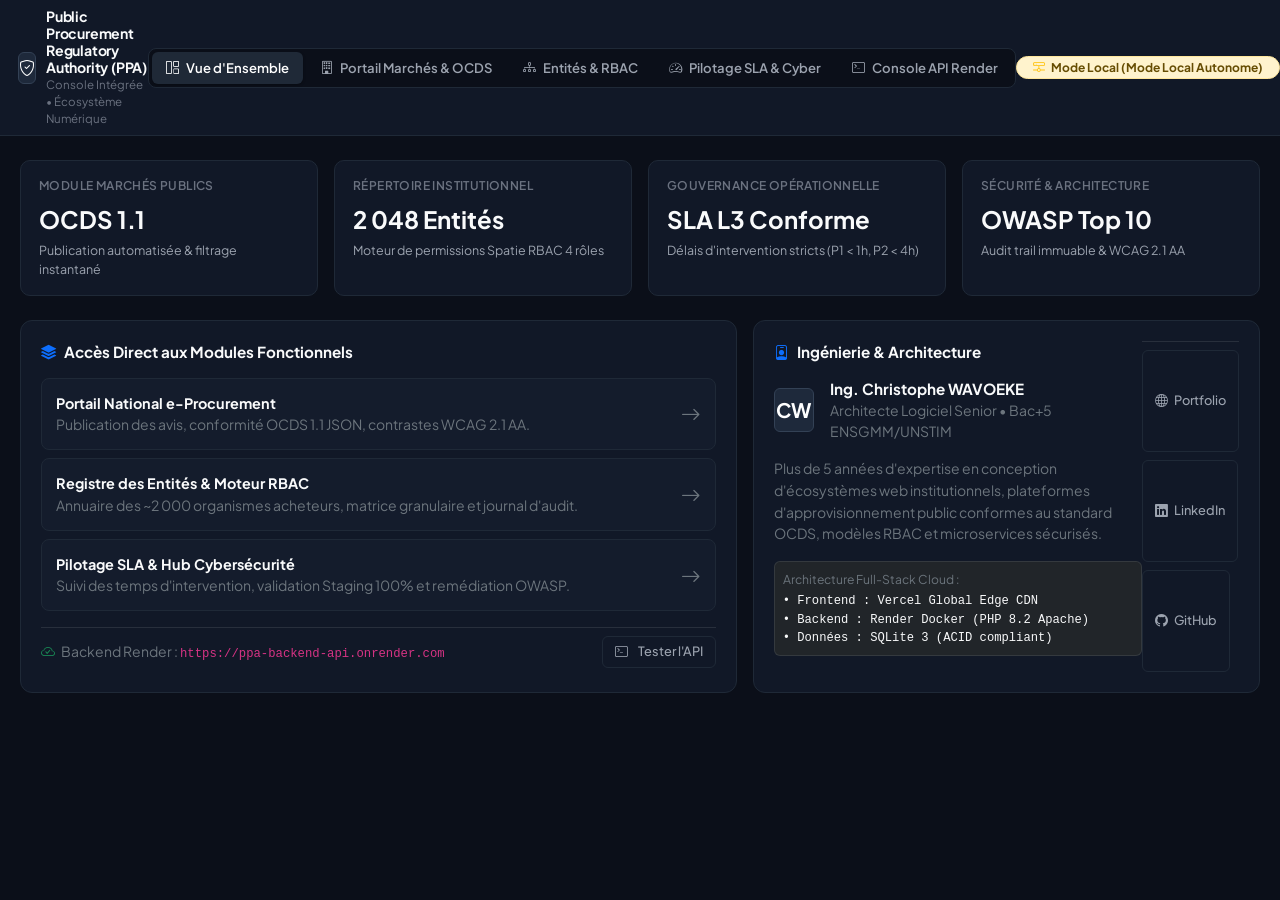
<file: index.html>
<!DOCTYPE html>
<html lang="fr">
<head>
  <meta charset="UTF-8">
  <meta name="viewport" content="width=device-width, initial-scale=1.0">
  <title>PPA Digital Platform Suite — Ing. Christophe WAVOEKE</title>
  
  <!-- Premium Fonts: Plus Jakarta Sans & JetBrains Mono -->
  <link rel="preconnect" href="https://fonts.googleapis.com">
  <link rel="preconnect" href="https://fonts.gstatic.com" crossorigin>
  <link href="https://fonts.googleapis.com/css2?family=JetBrains+Mono:wght@400;500;600&family=Plus+Jakarta+Sans:wght@400;500;600;700&display=swap" rel="stylesheet">
  
  <!-- Bootstrap 5.3 CSS -->
  <link href="https://cdn.jsdelivr.net/npm/bootstrap@5.3.3/dist/css/bootstrap.min.css" rel="stylesheet">
  <!-- Bootstrap Icons -->
  <link href="https://cdn.jsdelivr.net/npm/bootstrap-icons@1.11.3/font/bootstrap-icons.css" rel="stylesheet">
  
  <style>
    :root {
      --font-main: 'Plus Jakarta Sans', -apple-system, BlinkMacSystemFont, "Segoe UI", Roboto, sans-serif;
      --font-mono: 'JetBrains Mono', monospace;
      
      /* Palette sobre et épurée (Monochrome & Bleu corporate unique) */
      --bg-main: #0b0f19;
      --surface-1: #111827;
      --surface-2: #1f2937;
      --border-subtle: #1f2937;
      --border-focus: #374151;
      
      --text-white: #f9fafb;
      --text-muted: #9ca3af;
      --text-subtle: #6b7280;
      
      --accent-blue: #2563eb;
      --accent-blue-hover: #1d4ed8;
      --accent-green: #10b981;
    }

    * { box-sizing: border-box; }

    body {
      font-family: var(--font-main);
      background-color: var(--bg-main);
      color: var(--text-white);
      line-height: 1.5;
      -webkit-font-smoothing: antialiased;
      margin: 0;
      padding: 0;
      min-height: 100vh;
      display: flex;
      flex-direction: column;
      overflow-x: hidden;
    }

    /* Top Executive Header (Ultra-compact 54px) */
    .exec-header {
      background: var(--surface-1);
      border-bottom: 1px solid var(--border-subtle);
      padding: 8px 18px;
      display: flex;
      justify-content: space-between;
      align-items: center;
      min-height: 54px;
      position: sticky;
      top: 0;
      z-index: 1040;
    }

    .brand-group {
      display: flex;
      align-items: center;
      gap: 10px;
    }

    .brand-mark {
      width: 32px;
      height: 32px;
      border-radius: 6px;
      background: #1e293b;
      border: 1px solid #334155;
      color: #ffffff;
      display: flex;
      align-items: center;
      justify-content: center;
      font-size: 1rem;
    }

    .brand-titles {
      display: flex;
      flex-direction: column;
    }

    .brand-main {
      font-size: 0.88rem;
      font-weight: 700;
      color: var(--text-white);
      letter-spacing: -0.2px;
      line-height: 1.2;
    }

    .brand-sub {
      font-size: 0.72rem;
      color: var(--text-subtle);
    }

    /* Factorized Segmented Navigation Tabs */
    .tab-navigator {
      display: flex;
      background: #0b0f19;
      border: 1px solid var(--border-subtle);
      border-radius: 8px;
      padding: 3px;
      gap: 3px;
    }

    .tab-btn {
      background: transparent;
      border: none;
      color: var(--text-muted);
      font-size: 0.82rem;
      font-weight: 600;
      padding: 6px 14px;
      border-radius: 6px;
      display: inline-flex;
      align-items: center;
      gap: 7px;
      cursor: pointer;
      transition: all 0.15s ease;
      white-space: nowrap;
    }

    .tab-btn:hover {
      color: var(--text-white);
      background: rgba(255, 255, 255, 0.04);
    }

    .tab-btn.active {
      background: var(--surface-2);
      color: #ffffff;
      box-shadow: 0 1px 3px rgba(0, 0, 0, 0.3);
    }

    /* Status Pill */
    .status-pill {
      background: #111827;
      border: 1px solid var(--border-subtle);
      border-radius: 9999px;
      padding: 4px 12px;
      font-size: 0.76rem;
      color: var(--text-muted);
      display: inline-flex;
      align-items: center;
      gap: 6px;
      cursor: pointer;
    }

    .dot-online {
      width: 7px;
      height: 7px;
      border-radius: 50%;
      background: var(--accent-green);
      display: inline-block;
    }

    /* Workspace Content Area */
    .workspace-area {
      flex: 1;
      display: flex;
      flex-direction: column;
      position: relative;
    }

    .tab-pane-content {
      display: none;
      height: 100%;
      width: 100%;
    }

    .tab-pane-content.active {
      display: block;
    }

    /* Embedded Module Iframe Container (Full-height without external scroll) */
    .iframe-wrapper {
      width: 100%;
      height: calc(100vh - 96px);
      position: relative;
      background: #ffffff;
    }

    .module-toolbar {
      background: var(--surface-1);
      border-bottom: 1px solid var(--border-subtle);
      padding: 6px 16px;
      display: flex;
      justify-content: space-between;
      align-items: center;
      font-size: 0.78rem;
      color: var(--text-muted);
      height: 38px;
    }

    .module-iframe {
      width: 100%;
      height: calc(100vh - 96px - 38px);
      border: none;
      display: block;
    }

    /* Overview Dashboard (Dense, Single-Screen) */
    .overview-container {
      max-width: 1280px;
      margin: 0 auto;
      padding: 24px 20px;
      height: 100%;
    }

    .kpi-card-sober {
      background: var(--surface-1);
      border: 1px solid var(--border-subtle);
      border-radius: 10px;
      padding: 16px 18px;
      height: 100%;
      transition: border-color 0.15s ease;
    }

    .kpi-card-sober:hover {
      border-color: var(--border-focus);
    }

    .kpi-title-sober {
      font-size: 0.75rem;
      font-weight: 600;
      color: var(--text-subtle);
      text-transform: uppercase;
      letter-spacing: 0.4px;
      margin-bottom: 6px;
    }

    .kpi-value-sober {
      font-size: 1.5rem;
      font-weight: 700;
      color: var(--text-white);
      margin-bottom: 4px;
    }

    .kpi-sub-sober {
      font-size: 0.78rem;
      color: var(--text-muted);
    }

    /* Section Card */
    .panel-card {
      background: var(--surface-1);
      border: 1px solid var(--border-subtle);
      border-radius: 12px;
      padding: 20px;
    }

    .panel-title {
      font-size: 0.95rem;
      font-weight: 700;
      color: var(--text-white);
      margin-bottom: 14px;
      display: flex;
      align-items: center;
      gap: 8px;
    }

    .module-card-link {
      background: #141c2c;
      border: 1px solid var(--border-subtle);
      border-radius: 8px;
      padding: 14px;
      display: flex;
      justify-content: space-between;
      align-items: center;
      cursor: pointer;
      transition: all 0.15s ease;
      color: var(--text-white);
      text-decoration: none;
    }

    .module-card-link:hover {
      border-color: var(--accent-blue);
      background: #172238;
      color: #ffffff;
      transform: translateY(-1px);
    }

    /* Sober Button */
    .btn-sober {
      background: var(--accent-blue);
      color: #ffffff;
      font-size: 0.8rem;
      font-weight: 600;
      border: none;
      border-radius: 6px;
      padding: 6px 12px;
      display: inline-flex;
      align-items: center;
      gap: 6px;
      text-decoration: none;
      transition: background 0.15s ease;
    }

    .btn-sober:hover {
      background: var(--accent-blue-hover);
      color: #ffffff;
    }

    .btn-sober-outline {
      background: transparent;
      color: var(--text-muted);
      border: 1px solid var(--border-subtle);
      font-size: 0.8rem;
      font-weight: 500;
      border-radius: 6px;
      padding: 5px 12px;
      display: inline-flex;
      align-items: center;
      gap: 6px;
      text-decoration: none;
      transition: all 0.15s ease;
    }

    .btn-sober-outline:hover {
      border-color: var(--border-focus);
      color: var(--text-white);
    }

    /* Terminal Console */
    .terminal-box {
      background: #080c14;
      border: 1px solid var(--border-subtle);
      border-radius: 8px;
      padding: 14px;
      font-family: var(--font-mono);
      font-size: 0.78rem;
      color: #a7f3d0;
      max-height: 480px;
      overflow-y: auto;
    }
  </style>
</head>
<body>

  <!-- Top Executive Cockpit Bar (Factorisé) -->
  <header class="exec-header">
    <div class="brand-group">
      <div class="brand-mark">
        <i class="bi bi-shield-check"></i>
      </div>
      <div class="brand-titles">
        <span class="brand-main">Public Procurement Regulatory Authority (PPA)</span>
        <span class="brand-sub">Console Intégrée &bull; Écosystème Numérique</span>
      </div>
    </div>

    <!-- Factorized Tabs Controller -->
    <nav class="tab-navigator" role="tablist">
      <button class="tab-btn active" onclick="switchModuleTab('tab-overview', this)">
        <i class="bi bi-grid-1x2"></i> Vue d'Ensemble
      </button>
      <button class="tab-btn" onclick="switchModuleTab('tab-portal', this)">
        <i class="bi bi-building"></i> Portail Marchés & OCDS
      </button>
      <button class="tab-btn" onclick="switchModuleTab('tab-entities', this)">
        <i class="bi bi-diagram-3"></i> Entités & RBAC
      </button>
      <button class="tab-btn" onclick="switchModuleTab('tab-sla', this)">
        <i class="bi bi-speedometer2"></i> Pilotage SLA & Cyber
      </button>
      <button class="tab-btn" onclick="switchModuleTab('tab-api', this)">
        <i class="bi bi-terminal"></i> Console API Render
      </button>
    </nav>

    <!-- Cloud Status & Author Info -->
    <div class="d-flex align-items-center gap-3">
      <div class="status-pill" id="backend-status-pill" onclick="showBackendConfigModal()" title="Vérifier la connectivité API">
        <span class="dot-online" id="status-dot"></span>
        <span id="backend-status-text">Render API: En direct</span>
      </div>
      <div class="d-none d-md-block text-end" style="line-height: 1.2;">
        <div style="font-size: 0.8rem; font-weight: 600;">Ing. Christophe WAVOEKE</div>
        <div style="font-size: 0.7rem; color: var(--text-subtle);">Architecte Logiciel</div>
      </div>
    </div>
  </header>

  <!-- Workspace Viewport Area -->
  <main class="workspace-area">

    <!-- 1. VUE D'ENSEMBLE FACTORISÉE (Single Screen, Zéro Scroll Inutile) -->
    <section id="tab-overview" class="tab-pane-content active">
      <div class="overview-container">
        
        <!-- 4 KPI Metrics Row (Sobre & Épuré) -->
        <div class="row g-3 mb-4">
          <div class="col-md-3">
            <div class="kpi-card-sober">
              <div class="kpi-title-sober">Module Marchés Publics</div>
              <div class="kpi-value-sober">OCDS 1.1</div>
              <div class="kpi-sub-sober">Publication automatisée & filtrage instantané</div>
            </div>
          </div>
          <div class="col-md-3">
            <div class="kpi-card-sober">
              <div class="kpi-title-sober">Répertoire Institutionnel</div>
              <div class="kpi-value-sober">2 048 Entités</div>
              <div class="kpi-sub-sober">Moteur de permissions Spatie RBAC 4 rôles</div>
            </div>
          </div>
          <div class="col-md-3">
            <div class="kpi-card-sober">
              <div class="kpi-title-sober">Gouvernance Opérationnelle</div>
              <div class="kpi-value-sober">SLA L3 Conforme</div>
              <div class="kpi-sub-sober">Délais d'intervention stricts (P1 &lt; 1h, P2 &lt; 4h)</div>
            </div>
          </div>
          <div class="col-md-3">
            <div class="kpi-card-sober">
              <div class="kpi-title-sober">Sécurité & Architecture</div>
              <div class="kpi-value-sober">OWASP Top 10</div>
              <div class="kpi-sub-sober">Audit trail immuable & WCAG 2.1 AA</div>
            </div>
          </div>
        </div>

        <!-- 2 Columns Layout: Direct Modules Access & Architect Profile -->
        <div class="row g-3">
          
          <!-- Left: 3 Functional Modules Access -->
          <div class="col-lg-7">
            <div class="panel-card h-100">
              <div class="panel-title">
                <i class="bi bi-stack text-primary"></i> Accès Direct aux Modules Fonctionnels
              </div>
              <div class="d-flex flex-column gap-2 mb-3">
                <div class="module-card-link" onclick="switchModuleTabByName('tab-portal')">
                  <div>
                    <div class="fw-bold" style="font-size: 0.9rem;">Portail National e-Procurement</div>
                    <div class="text-secondary small">Publication des avis, conformité OCDS 1.1 JSON, contrastes WCAG 2.1 AA.</div>
                  </div>
                  <i class="bi bi-arrow-right text-secondary fs-5"></i>
                </div>

                <div class="module-card-link" onclick="switchModuleTabByName('tab-entities')">
                  <div>
                    <div class="fw-bold" style="font-size: 0.9rem;">Registre des Entités & Moteur RBAC</div>
                    <div class="text-secondary small">Annuaire des ~2 000 organismes acheteurs, matrice granulaire et journal d'audit.</div>
                  </div>
                  <i class="bi bi-arrow-right text-secondary fs-5"></i>
                </div>

                <div class="module-card-link" onclick="switchModuleTabByName('tab-sla')">
                  <div>
                    <div class="fw-bold" style="font-size: 0.9rem;">Pilotage SLA & Hub Cybersécurité</div>
                    <div class="text-secondary small">Suivi des temps d'intervention, validation Staging 100% et remédiation OWASP.</div>
                  </div>
                  <i class="bi bi-arrow-right text-secondary fs-5"></i>
                </div>
              </div>

              <div class="d-flex justify-content-between align-items-center pt-2 border-top border-secondary border-opacity-25">
                <span class="small text-secondary">
                  <i class="bi bi-cloud-check text-success me-1"></i> Backend Render : <code>https://ppa-backend-api.onrender.com</code>
                </span>
                <button class="btn-sober-outline" onclick="switchModuleTabByName('tab-api')">
                  <i class="bi bi-terminal me-1"></i> Tester l'API
                </button>
              </div>
            </div>
          </div>

          <!-- Right: Architecture & Architect Profile -->
          <div class="col-lg-5">
            <div class="panel-card h-100 d-flex flex-direction-column justify-content-between">
              <div>
                <div class="panel-title">
                  <i class="bi bi-person-badge text-primary"></i> Ingénierie & Architecture
                </div>
                <div class="d-flex align-items-center gap-3 mb-3">
                  <div class="brand-mark fs-5 fw-bold" style="width: 44px; height: 44px;">CW</div>
                  <div>
                    <div class="fw-bold" style="font-size: 0.95rem;">Ing. Christophe WAVOEKE</div>
                    <div class="small text-secondary">Architecte Logiciel Senior &bull; Bac+5 ENSGMM/UNSTIM</div>
                  </div>
                </div>
                <p class="small text-secondary mb-3" style="line-height: 1.55;">
                  Plus de 5 années d'expertise en conception d'écosystèmes web institutionnels, plateformes d'approvisionnement public conformes au standard OCDS, modèles RBAC et microservices sécurisés.
                </p>
                <div class="p-2 rounded bg-dark border border-secondary border-opacity-25 mb-3" style="font-size: 0.76rem;">
                  <div class="text-secondary mb-1">Architecture Full-Stack Cloud :</div>
                  <div class="text-light font-monospace">&bull; Frontend : Vercel Global Edge CDN</div>
                  <div class="text-light font-monospace">&bull; Backend : Render Docker (PHP 8.2 Apache)</div>
                  <div class="text-light font-monospace">&bull; Données : SQLite 3 (ACID compliant)</div>
                </div>
              </div>

              <div class="d-flex flex-wrap gap-2 pt-2 border-top border-secondary border-opacity-25">
                <a href="https://christopher-portofolio.vercel.app/" target="_blank" class="btn-sober-outline">
                  <i class="bi bi-globe"></i> Portfolio
                </a>
                <a href="https://www.linkedin.com/in/christophe-wavoeke-ba0b04249" target="_blank" class="btn-sober-outline">
                  <i class="bi bi-linkedin"></i> LinkedIn
                </a>
                <a href="https://github.com/ChristopheAnderson" target="_blank" class="btn-sober-outline">
                  <i class="bi bi-github"></i> GitHub
                </a>
              </div>
            </div>
          </div>

        </div>

      </div>
    </section>

    <!-- 2. MODULE 1 INTÉGRÉ — PORTAIL E-PROCUREMENT (Sans quitter la page) -->
    <section id="tab-portal" class="tab-pane-content">
      <div class="iframe-wrapper">
        <div class="module-toolbar">
          <div><i class="bi bi-building me-1"></i> Module 1 &bull; Portail National e-Procurement & Publication OCDS 1.1</div>
          <div class="d-flex gap-2">
            <button class="btn btn-sm btn-outline-light py-0 px-2" onclick="reloadIframe('frame-portal')" title="Recharger"><i class="bi bi-arrow-clockwise"></i> Recharger</button>
            <a href="./projet-1/" target="_blank" class="btn btn-sm btn-outline-light py-0 px-2" title="Ouvrir dans un nouvel onglet"><i class="bi bi-box-arrow-up-right me-1"></i> Nouvel Onglet</a>
          </div>
        </div>
        <iframe src="./projet-1/" id="frame-portal" class="module-iframe" title="Portail e-Procurement"></iframe>
      </div>
    </section>

    <!-- 3. MODULE 2 INTÉGRÉ — REGISTRE DES ENTITÉS & RBAC -->
    <section id="tab-entities" class="tab-pane-content">
      <div class="iframe-wrapper">
        <div class="module-toolbar">
          <div><i class="bi bi-diagram-3 me-1"></i> Module 2 &bull; Registre des ~2 000 Entités Contractantes & Moteur RBAC</div>
          <div class="d-flex gap-2">
            <button class="btn btn-sm btn-outline-light py-0 px-2" onclick="reloadIframe('frame-entities')" title="Recharger"><i class="bi bi-arrow-clockwise"></i> Recharger</button>
            <a href="./projet-2/" target="_blank" class="btn btn-sm btn-outline-light py-0 px-2" title="Ouvrir dans un nouvel onglet"><i class="bi bi-box-arrow-up-right me-1"></i> Nouvel Onglet</a>
          </div>
        </div>
        <iframe src="./projet-2/" id="frame-entities" class="module-iframe" title="Registre des Entités"></iframe>
      </div>
    </section>

    <!-- 4. MODULE 3 INTÉGRÉ — PILOTAGE SLA & CYBER -->
    <section id="tab-sla" class="tab-pane-content">
      <div class="iframe-wrapper">
        <div class="module-toolbar">
          <div><i class="bi bi-speedometer2 me-1"></i> Module 3 &bull; Gouvernance SLA & Hub Cybersécurité Opérationnelle</div>
          <div class="d-flex gap-2">
            <button class="btn btn-sm btn-outline-light py-0 px-2" onclick="reloadIframe('frame-sla')" title="Recharger"><i class="bi bi-arrow-clockwise"></i> Recharger</button>
            <a href="./projet-3/" target="_blank" class="btn btn-sm btn-outline-light py-0 px-2" title="Ouvrir dans un nouvel onglet"><i class="bi bi-box-arrow-up-right me-1"></i> Nouvel Onglet</a>
          </div>
        </div>
        <iframe src="./projet-3/" id="frame-sla" class="module-iframe" title="Pilotage SLA"></iframe>
      </div>
    </section>

    <!-- 5. MODULE 5 INTÉGRÉ — CONSOLE API RENDER -->
    <section id="tab-api" class="tab-pane-content">
      <div class="overview-container">
        <div class="panel-card">
          <div class="d-flex justify-content-between align-items-center mb-3">
            <div class="panel-title mb-0">
              <i class="bi bi-terminal text-primary"></i> Console d'Exploration API REST en Direct (Render Cloud)
            </div>
            <span class="small text-secondary font-monospace" id="console-url-called">URL : En attente...</span>
          </div>

          <div class="d-flex flex-wrap gap-2 mb-3">
            <button class="btn-sober-outline" onclick="callApiEndpoint('/api/v1/health')">GET /api/v1/health</button>
            <button class="btn-sober-outline" onclick="callApiEndpoint('/api/v1/tenders')">GET /api/v1/tenders</button>
            <button class="btn-sober-outline" onclick="callApiEndpoint('/api/v1/entities')">GET /api/v1/entities</button>
            <button class="btn-sober-outline" onclick="callApiEndpoint('/api/v1/sla/incidents')">GET /api/v1/sla/incidents</button>
            <button class="btn-sober-outline" onclick="callApiEndpoint('/api/v1/owasp-metrics')">GET /api/v1/owasp-metrics</button>
          </div>

          <div class="d-flex justify-content-between align-items-center mb-2">
            <span class="small text-secondary">Réponse JSON du serveur Render :</span>
            <span class="badge bg-dark border border-secondary text-light font-monospace" id="console-status-badge">HTTP 200</span>
          </div>

          <pre class="terminal-box" id="console-json-output">// Cliquez sur un des endpoints ci-dessus pour interroger en direct le serveur Render.</pre>
        </div>
      </div>
    </section>

  </main>

  <!-- Bootstrap JS -->
  <script src="https://cdn.jsdelivr.net/npm/bootstrap@5.3.3/dist/js/bootstrap.bundle.min.js"></script>
  <!-- API Client -->
  <script src="api-client.js"></script>

  <script>
    // Tab Switching Logic (Zero Reload, Zero Unnecessary Scroll)
    function switchModuleTab(tabId, btnEl) {
      document.querySelectorAll('.tab-btn').forEach(b => b.classList.remove('active'));
      document.querySelectorAll('.tab-pane-content').forEach(p => p.classList.remove('active'));

      if (btnEl) btnEl.classList.add('active');
      const pane = document.getElementById(tabId);
      if (pane) pane.classList.add('active');

      if (tabId === 'tab-api') {
        callApiEndpoint('/api/v1/health');
      }
    }

    function switchModuleTabByName(tabId) {
      const btn = document.querySelector(`[onclick*="${tabId}"]`);
      switchModuleTab(tabId, btn);
    }

    function reloadIframe(frameId) {
      const f = document.getElementById(frameId);
      if (f) f.src = f.src;
    }

    // Call API Endpoint in Console Tab
    async function callApiEndpoint(endpoint) {
      const urlDisplay = document.getElementById("console-url-called");
      const badge = document.getElementById("console-status-badge");
      const out = document.getElementById("console-json-output");

      const fullUrl = `${window.ppaApi.baseUrl}${endpoint}`;
      urlDisplay.textContent = fullUrl;
      badge.textContent = "Appel en cours...";
      badge.className = "badge bg-secondary font-monospace";
      out.textContent = "// Envoi de la requête...";

      try {
        const resp = await fetch(fullUrl, { headers: { 'Accept': 'application/json' } });
        badge.textContent = `HTTP ${resp.status}`;
        badge.className = resp.ok ? "badge bg-success font-monospace" : "badge bg-danger font-monospace";
        const data = await resp.json();
        out.textContent = JSON.stringify(data, null, 2);
      } catch (err) {
        badge.textContent = "Erreur / Standby";
        badge.className = "badge bg-warning text-dark font-monospace";
        out.textContent = `// Erreur de communication ou serveur en veille : ${err.message}`;
      }
    }

    // Sync Status with api-client
    window.addEventListener("DOMContentLoaded", () => {
      window.ppaApi.onStatusChange(status => {
        const pillText = document.getElementById("backend-status-text");
        const dot = document.getElementById("status-dot");
        if (!pillText || !dot) return;

        if (status.online) {
          dot.style.background = "#10b981";
          pillText.textContent = `Render API: Live (${status.latency}ms)`;
        } else {
          dot.style.background = "#f59e0b";
          pillText.textContent = `Render: Standby (${status.error || 'Mode Local'})`;
        }
      });
      window.ppaApi.checkHealth();
    });
  </script>

</body>
</html>
</file>
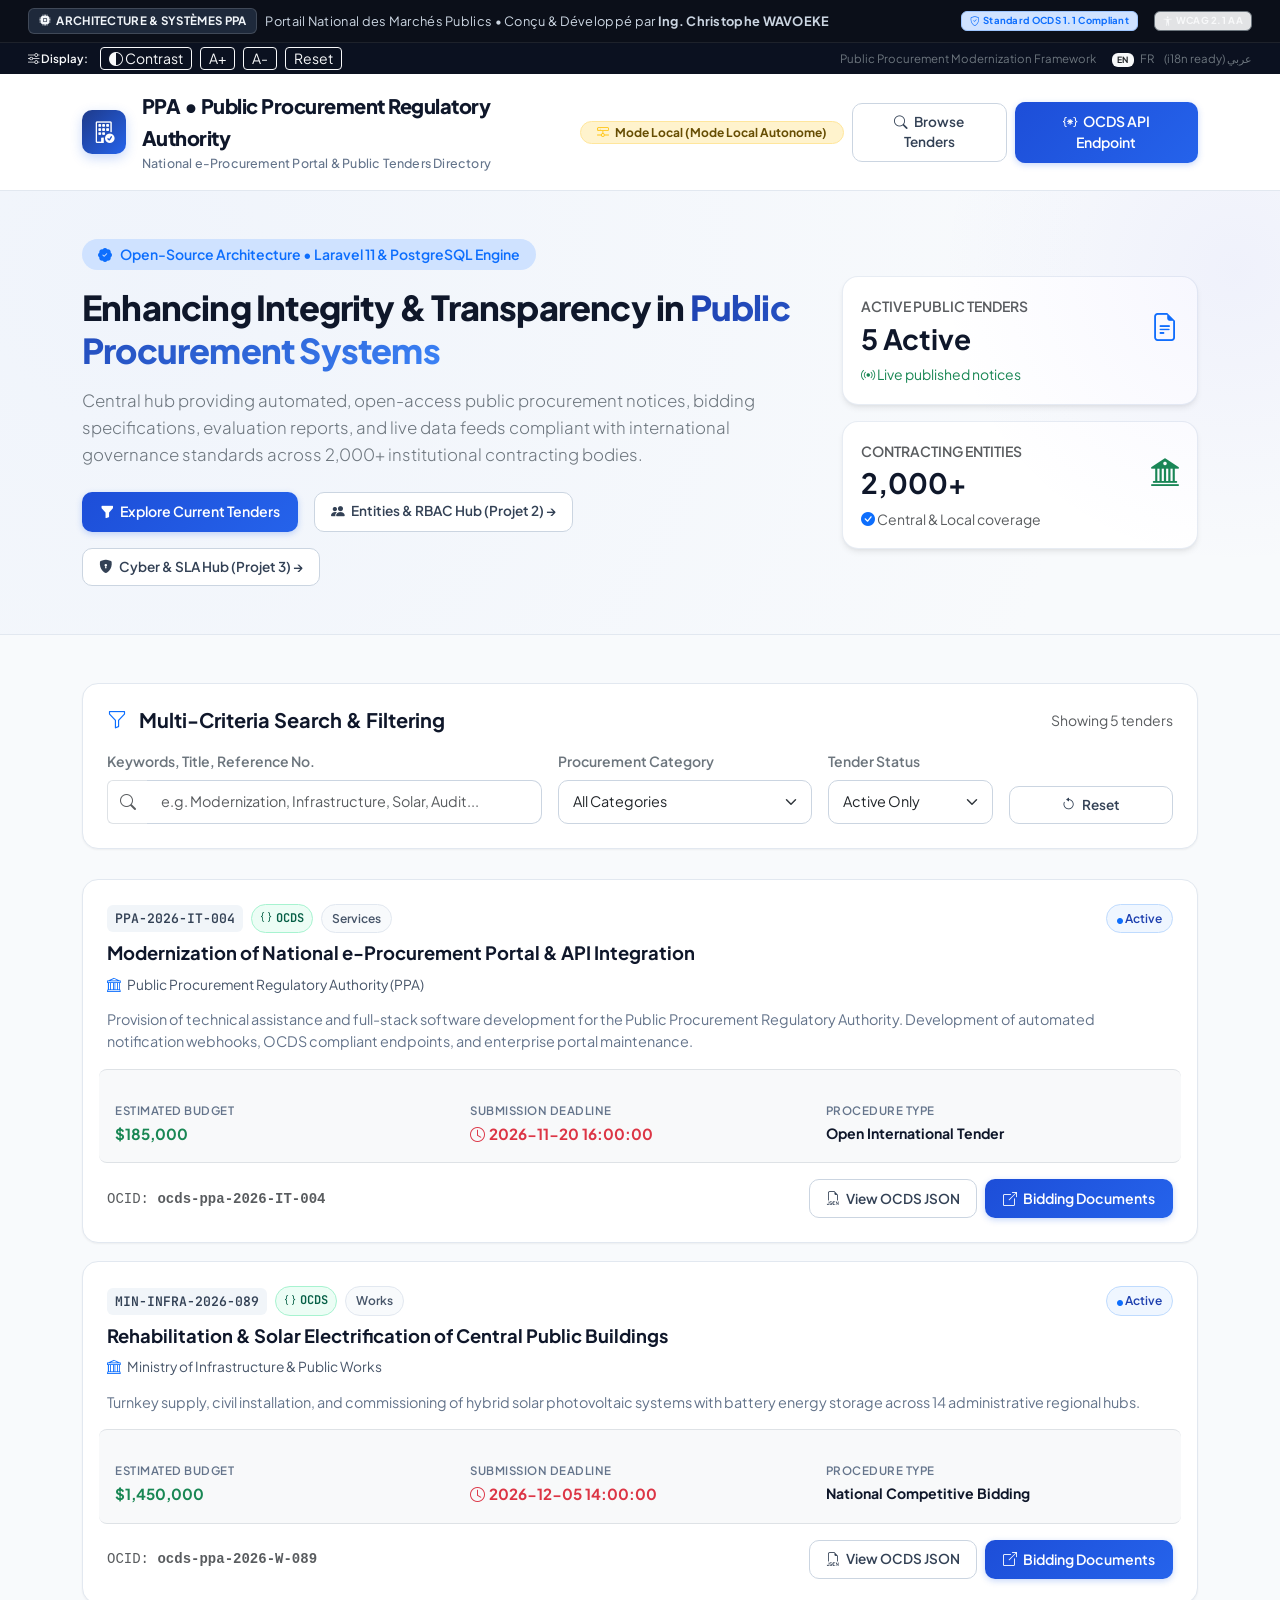
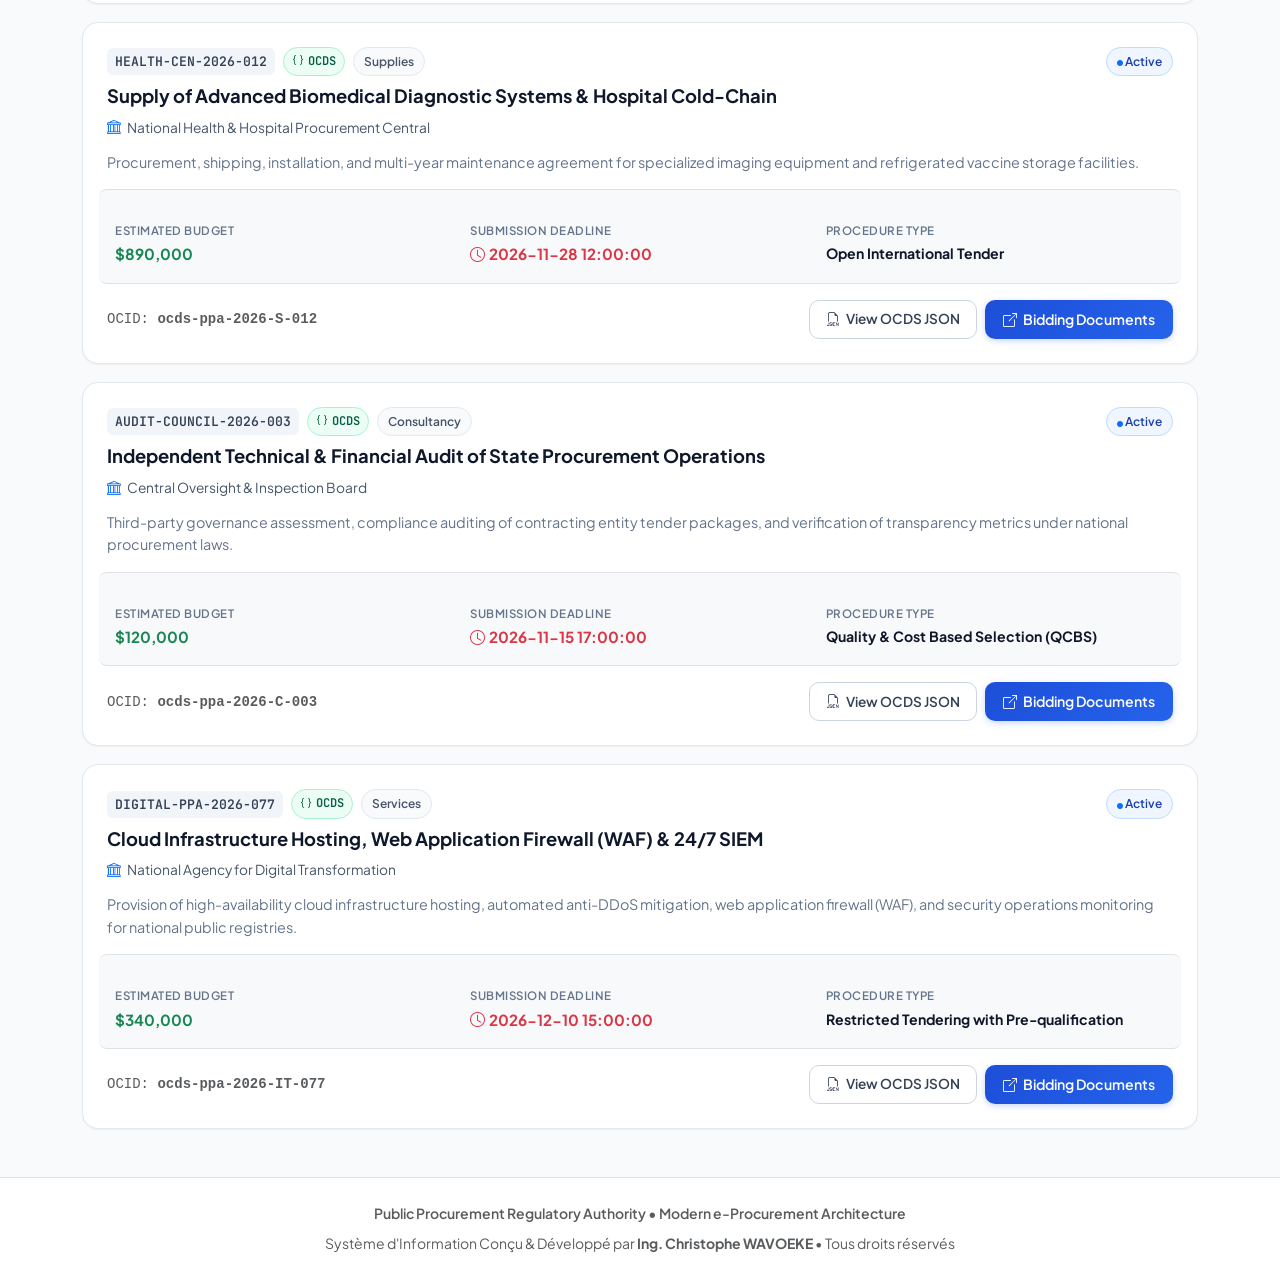
<file: projet-1/index.html>
<!DOCTYPE html>
<html lang="en">
<head>
  <meta charset="UTF-8">
  <meta name="viewport" content="width=device-width, initial-scale=1.0">
  <title>Public Procurement Regulatory Authority (PPA) — National e-Procurement Portal</title>
  
  <!-- Premium Google Fonts: Plus Jakarta Sans & JetBrains Mono -->
  <link rel="preconnect" href="https://fonts.googleapis.com">
  <link rel="preconnect" href="https://fonts.gstatic.com" crossorigin>
  <link href="https://fonts.googleapis.com/css2?family=JetBrains+Mono:wght@400;500;600;700&family=Plus+Jakarta+Sans:wght@300;400;500;600;700;800&display=swap" rel="stylesheet">
  
  <!-- Bootstrap 5 CSS -->
  <link href="https://cdn.jsdelivr.net/npm/bootstrap@5.3.3/dist/css/bootstrap.min.css" rel="stylesheet">
  <!-- Bootstrap Icons -->
  <link href="https://cdn.jsdelivr.net/npm/bootstrap-icons@1.11.3/font/bootstrap-icons.css" rel="stylesheet">
  <!-- Custom Modern Styles -->
  <link rel="stylesheet" href="css/ppa-portal.css">
</head>
<body>

  <!-- Top Header Banner -->
  <div class="poc-banner py-2 px-3">
    <div class="container-fluid d-flex flex-wrap justify-content-between align-items-center gap-2">
      <div class="d-flex align-items-center gap-2">
        <span class="poc-badge"><i class="bi bi-cpu-fill"></i> ARCHITECTURE & SYSTÈMES PPA</span>
        <span class="d-none d-md-inline text-slate-300">
          Portail National des Marchés Publics &bull; Conçu & Développé par <strong>Ing. Christophe WAVOEKE</strong>
        </span>
      </div>
      <div class="d-flex align-items-center gap-3">
        <span class="badge bg-primary-subtle text-primary border border-primary-subtle px-2 py-1">
          <i class="bi bi-shield-check"></i> Standard OCDS 1.1 Compliant
        </span>
        <span class="badge bg-secondary-subtle text-light border border-secondary px-2 py-1">
          <i class="bi bi-universal-access"></i> WCAG 2.1 AA
        </span>
      </div>
    </div>
  </div>

  <!-- Accessibility & Language Tools Bar -->
  <div class="accessibility-bar py-1 px-3">
    <div class="container-fluid d-flex justify-content-between align-items-center">
      <div class="d-flex align-items-center gap-2">
        <span class="small fw-semibold me-1 text-light"><i class="bi bi-sliders"></i> Display:</span>
        <button id="btn-toggle-contrast" class="btn btn-sm btn-outline-light py-0 px-2" aria-label="Toggle High Contrast Mode">
          <i class="bi bi-circle-half"></i> Contrast
        </button>
        <button id="btn-font-increase" class="btn btn-sm btn-outline-light py-0 px-2" aria-label="Increase text size">A+</button>
        <button id="btn-font-decrease" class="btn btn-sm btn-outline-light py-0 px-2" aria-label="Decrease text size">A-</button>
        <button id="btn-font-reset" class="btn btn-sm btn-outline-light py-0 px-2" aria-label="Reset text size">Reset</button>
      </div>
      <div class="d-flex align-items-center gap-3">
        <span class="small text-secondary d-none d-lg-inline">Public Procurement Modernization Framework</span>
        <div class="lang-switch small">
          <span class="badge bg-light text-dark fw-bold me-1">EN</span>
          <a href="#" class="text-secondary text-decoration-none me-2">FR</a>
          <a href="#" class="text-secondary text-decoration-none" dir="rtl">عربي (i18n ready)</a>
        </div>
      </div>
    </div>
  </div>

  <!-- Main Navigation Bar -->
  <nav class="ppa-navbar py-3">
    <div class="container">
      <div class="d-flex justify-content-between align-items-center">
        <div class="d-flex align-items-center">
          <div class="brand-icon-box me-3">
            <i class="bi bi-building-check"></i>
          </div>
          <div>
            <div class="brand-title">PPA &bull; Public Procurement Regulatory Authority</div>
            <div class="brand-subtitle">National e-Procurement Portal & Public Tenders Directory</div>
          </div>
        </div>
        <div class="d-flex align-items-center gap-2">
          <div id="backend-status-pill" class="badge rounded-pill bg-dark border border-secondary text-light px-3 py-1 cursor-pointer" onclick="showBackendConfigModal()" title="Cliquer pour voir le statut ou configurer l'API">
            <span id="backend-status-text"><span class="spinner-border spinner-border-sm me-1"></span> Render API: Ping...</span>
          </div>
          <a href="#tenders-section" class="btn btn-outline-ppa btn-sm">
            <i class="bi bi-search me-1"></i> Browse Tenders
          </a>
          <button class="btn btn-primary-ppa btn-sm" id="btn-open-ocds-schema">
            <i class="bi bi-braces-asterisk me-1"></i> OCDS API Endpoint
          </button>
        </div>
      </div>
    </div>
  </nav>

  <!-- Hero Section with Live Metrics -->
  <section class="hero-section py-5">
    <div class="container">
      <div class="row align-items-center g-4">
        <div class="col-lg-8">
          <div class="d-inline-flex align-items-center gap-2 px-3 py-1 mb-3 rounded-pill bg-primary-subtle text-primary small fw-semibold">
            <i class="bi bi-patch-check-fill"></i> Open-Source Architecture &bull; Laravel 11 & PostgreSQL Engine
          </div>
          <h1 class="hero-title mb-3">
            Enhancing Integrity & Transparency in <span class="hero-highlight">Public Procurement Systems</span>
          </h1>
          <p class="text-secondary lead mb-4" style="font-size: 1.05rem;">
            Central hub providing automated, open-access public procurement notices, bidding specifications, evaluation reports, and live data feeds compliant with international governance standards across 2,000+ institutional contracting bodies.
          </p>
          <div class="d-flex flex-wrap gap-3">
            <a href="#tenders-section" class="btn btn-primary-ppa">
              <i class="bi bi-funnel-fill me-1"></i> Explore Current Tenders
            </a>
            <a href="../projet-2/" class="btn btn-outline-ppa" target="_blank">
              <i class="bi bi-people-fill me-1"></i> Entities & RBAC Hub (Projet 2) &rarr;
            </a>
            <a href="../projet-3/" class="btn btn-outline-ppa" target="_blank">
              <i class="bi bi-shield-lock-fill me-1"></i> Cyber & SLA Hub (Projet 3) &rarr;
            </a>
          </div>
        </div>
        <div class="col-lg-4">
          <div class="row g-3">
            <div class="col-6 col-lg-12">
              <div class="kpi-card-hero">
                <div class="d-flex justify-content-between align-items-center">
                  <div>
                    <div class="text-muted small fw-semibold text-uppercase">Active Public Tenders</div>
                    <div class="h3 fw-bold text-navy my-1" id="stat-active-count">5 Active</div>
                  </div>
                  <div class="text-primary fs-3"><i class="bi bi-file-earmark-text"></i></div>
                </div>
                <div class="small text-success mt-1"><i class="bi bi-broadcast"></i> Live published notices</div>
              </div>
            </div>
            <div class="col-6 col-lg-12">
              <div class="kpi-card-hero">
                <div class="d-flex justify-content-between align-items-center">
                  <div>
                    <div class="text-muted small fw-semibold text-uppercase">Contracting Entities</div>
                    <div class="h3 fw-bold text-navy my-1">2,000+</div>
                  </div>
                  <div class="text-success fs-3"><i class="bi bi-bank2"></i></div>
                </div>
                <div class="small text-muted mt-1"><i class="bi bi-check-circle-fill text-primary"></i> Central & Local coverage</div>
              </div>
            </div>
          </div>
        </div>
      </div>
    </div>
  </section>

  <!-- Search & Filter Controls -->
  <main class="container my-5" id="tenders-section">
    <div class="search-card">
      <div class="d-flex justify-content-between align-items-center mb-3">
        <h2 class="h5 fw-bold text-navy mb-0"><i class="bi bi-funnel text-primary me-2"></i> Multi-Criteria Search & Filtering</h2>
        <span class="small text-muted" id="results-count-text">Showing 5 tenders</span>
      </div>
      <div class="row g-3">
        <div class="col-md-5">
          <label for="search-input" class="form-label small fw-semibold text-secondary">Keywords, Title, Reference No.</label>
          <div class="input-group">
            <span class="input-group-text bg-white border-end-0"><i class="bi bi-search text-muted"></i></span>
            <input type="text" id="search-input" class="form-control border-start-0" placeholder="e.g. Modernization, Infrastructure, Solar, Audit...">
          </div>
        </div>
        <div class="col-md-3">
          <label for="category-select" class="form-label small fw-semibold text-secondary">Procurement Category</label>
          <select id="category-select" class="form-select">
            <option value="ALL">All Categories</option>
            <option value="Services">Services & IT Consultancy</option>
            <option value="Works">Civil Works & Infrastructure</option>
            <option value="Supplies">Supplies & Equipment</option>
            <option value="Consultancy">Advisory & Institutional Audit</option>
          </select>
        </div>
        <div class="col-md-2">
          <label for="status-select" class="form-label small fw-semibold text-secondary">Tender Status</label>
          <select id="status-select" class="form-select">
            <option value="ALL">All Statuses</option>
            <option value="Active" selected>Active Only</option>
            <option value="Under Evaluation">Under Evaluation</option>
            <option value="Awarded">Awarded</option>
          </select>
        </div>
        <div class="col-md-2 d-flex align-items-end">
          <button id="btn-reset-filters" class="btn btn-outline-ppa w-100">
            <i class="bi bi-arrow-counterclockwise me-1"></i> Reset
          </button>
        </div>
      </div>
    </div>

    <!-- Tenders Feed Container -->
    <div id="tenders-container">
      <!-- Injected via ppa-app.js -->
    </div>
  </main>

  <!-- OCDS JSON Modal -->
  <div class="modal fade" id="ocdsModal" tabindex="-1" aria-labelledby="ocdsModalLabel" aria-hidden="true">
    <div class="modal-dialog modal-lg modal-dialog-scrollable">
      <div class="modal-content border-0 shadow-lg">
        <div class="modal-header bg-navy text-white">
          <h5 class="modal-title h6 fw-bold" id="ocdsModalLabel">
            <i class="bi bi-code-slash text-warning me-2"></i> Open Contracting Data Standard (OCDS 1.1) Release
          </h5>
          <button type="button" class="btn-close btn-close-white" data-bs-dismiss="modal" aria-label="Close"></button>
        </div>
        <div class="modal-body bg-light">
          <div class="d-flex justify-content-between align-items-center mb-2">
            <span class="small text-muted font-monospace" id="ocds-modal-ocid">ocds-213qz4-PPA-2026-IT-004</span>
            <button class="btn btn-sm btn-outline-primary" id="btn-copy-json">
              <i class="bi bi-clipboard me-1"></i> Copy JSON
            </button>
          </div>
          <pre class="bg-dark text-success p-3 rounded font-monospace small mb-0" style="max-height: 480px; overflow-y: auto;" id="ocds-json-viewer"></pre>
        </div>
        <div class="modal-footer bg-white border-top">
          <span class="small text-muted me-auto"><i class="bi bi-info-circle"></i> Schema verified against OCDS 1.1.5 specification standard</span>
          <button type="button" class="btn btn-secondary btn-sm" data-bs-dismiss="modal">Close</button>
        </div>
      </div>
    </div>
  </div>

  <!-- Footer -->
  <footer class="bg-white border-top py-4 mt-5">
    <div class="container text-center text-muted small">
      <div class="mb-2 fw-semibold text-navy">Public Procurement Regulatory Authority &bull; Modern e-Procurement Architecture</div>
      <div>Système d'Information Conçu & Développé par <strong>Ing. Christophe WAVOEKE</strong> &bull; Tous droits réservés</div>
    </div>
  </footer>

  <!-- Bootstrap JS -->
  <script src="https://cdn.jsdelivr.net/npm/bootstrap@5.3.3/dist/js/bootstrap.bundle.min.js"></script>
  <!-- Full-Stack API Client -->
  <script src="js/api-client.js"></script>
  <!-- Application Logic -->
  <script src="js/ppa-app.js"></script>
</body>
</html>
</file>
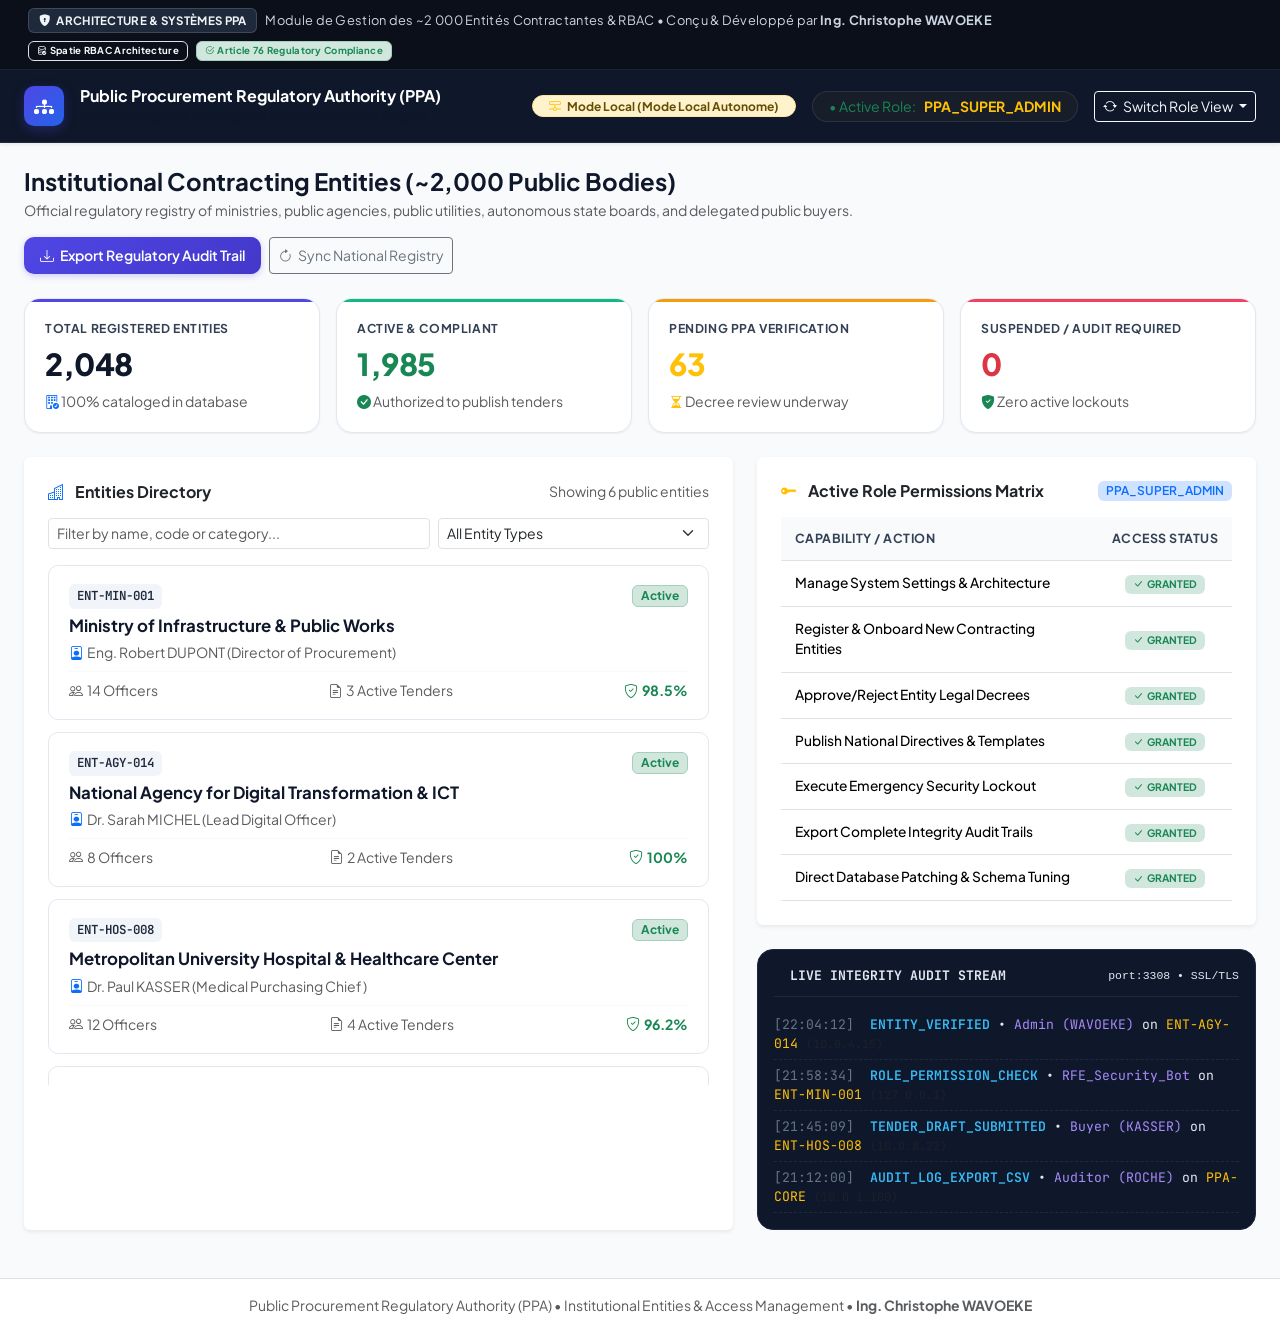
<file: projet-2/index.html>
<!DOCTYPE html>
<html lang="en">
<head>
  <meta charset="UTF-8">
  <meta name="viewport" content="width=device-width, initial-scale=1.0">
  <title>PPA Institutional Entities Directory & Multi-Role RBAC Platform</title>
  
  <!-- Premium Google Fonts: Plus Jakarta Sans & JetBrains Mono -->
  <link rel="preconnect" href="https://fonts.googleapis.com">
  <link rel="preconnect" href="https://fonts.gstatic.com" crossorigin>
  <link href="https://fonts.googleapis.com/css2?family=JetBrains+Mono:wght@400;500;600;700&family=Plus+Jakarta+Sans:wght@300;400;500;600;700;800&display=swap" rel="stylesheet">

  <link href="https://cdn.jsdelivr.net/npm/bootstrap@5.3.3/dist/css/bootstrap.min.css" rel="stylesheet">
  <link href="https://cdn.jsdelivr.net/npm/bootstrap-icons@1.11.3/font/bootstrap-icons.css" rel="stylesheet">
  <link rel="stylesheet" href="css/entities-style.css">
</head>
<body>

  <!-- Top Header Banner -->
  <div class="poc-banner py-2 px-3">
    <div class="container-fluid d-flex flex-wrap justify-content-between align-items-center gap-2">
      <div class="d-flex align-items-center gap-2">
        <span class="poc-badge"><i class="bi bi-shield-lock-fill"></i> ARCHITECTURE & SYSTÈMES PPA</span>
        <span class="d-none d-md-inline text-slate-300">
          Module de Gestion des ~2 000 Entités Contractantes & RBAC &bull; Conçu & Développé par <strong>Ing. Christophe WAVOEKE</strong>
        </span>
      </div>
      <div class="d-flex align-items-center gap-2">
        <span class="badge bg-indigo text-light px-2 py-1 border border-indigo-subtle">
          <i class="bi bi-database-check"></i> Spatie RBAC Architecture
        </span>
        <span class="badge bg-success-subtle text-success border border-success-subtle px-2 py-1">
          <i class="bi bi-check2-circle"></i> Article 76 Regulatory Compliance
        </span>
      </div>
    </div>
  </div>

  <!-- Admin Navbar -->
  <nav class="admin-navbar py-3 shadow-sm">
    <div class="container-fluid px-4 d-flex justify-content-between align-items-center">
      <div class="d-flex align-items-center">
        <div class="brand-badge-box me-3">
          <i class="bi bi-diagram-3-fill"></i>
        </div>
        <div>
          <div class="text-white fw-bold h6 mb-0">Public Procurement Regulatory Authority (PPA)</div>
          <div class="text-slate-400 small">Contracting Entities Registry & Granular RBAC Engine</div>
        </div>
      </div>
      <div class="d-flex align-items-center gap-3">
        <div id="backend-status-pill" class="badge rounded-pill bg-dark border border-secondary text-light px-3 py-1 cursor-pointer" onclick="showBackendConfigModal()" title="Cliquer pour configurer l'URL API">
          <span id="backend-status-text"><span class="spinner-border spinner-border-sm me-1"></span> Render API: Ping...</span>
        </div>
        <div class="d-flex align-items-center bg-dark bg-opacity-50 px-3 py-1 rounded-pill border border-secondary border-opacity-25 text-white small">
          <span class="text-success me-2">&bull; Active Role:</span>
          <strong id="current-active-role" class="text-warning">PPA_SUPER_ADMIN</strong>
        </div>
        <div class="dropdown">
          <button class="btn btn-sm btn-outline-light dropdown-toggle" type="button" data-bs-toggle="dropdown">
            <i class="bi bi-arrow-repeat me-1"></i> Switch Role View
          </button>
          <ul class="dropdown-menu dropdown-menu-end shadow border-0" id="role-selector-menu">
            <li><a class="dropdown-item active" href="#" data-role="PPA_SUPER_ADMIN">PPA Super Admin</a></li>
            <li><a class="dropdown-item" href="#" data-role="PPA_AUDITOR">PPA Verification Officer / Auditor</a></li>
            <li><a class="dropdown-item" href="#" data-role="CONTRACTING_BUYER">Contracting Entity Buyer</a></li>
            <li><a class="dropdown-item" href="#" data-role="PUBLIC_OBSERVER">Public Civil Society Observer</a></li>
          </ul>
        </div>
      </div>
    </div>
  </nav>

  <div class="container-fluid px-4 my-4">
    <!-- Breadcrumb & Top Bar -->
    <div class="d-flex flex-wrap justify-content-between align-items-center gap-3 mb-4">
      <div>
        <h1 class="h4 fw-bold text-navy mb-1">Institutional Contracting Entities (~2,000 Public Bodies)</h1>
        <p class="text-muted small mb-0">
          Official regulatory registry of ministries, public agencies, public utilities, autonomous state boards, and delegated public buyers.
        </p>
      </div>
      <div class="d-flex gap-2">
        <button class="btn btn-indigo btn-sm" id="btn-export-audit">
          <i class="bi bi-download me-1"></i> Export Regulatory Audit Trail
        </button>
        <button class="btn btn-outline-secondary btn-sm" id="btn-sync-registry">
          <i class="bi bi-arrow-clockwise me-1"></i> Sync National Registry
        </button>
      </div>
    </div>

    <!-- KPI Metric Cards -->
    <div class="row g-3 mb-4">
      <div class="col-md-3">
        <div class="metric-card border-kpi-primary">
          <div class="metric-label">Total Registered Entities</div>
          <div class="metric-val text-navy" id="stat-total">2,048</div>
          <div class="small text-muted mt-1"><i class="bi bi-building-check text-primary"></i> 100% cataloged in database</div>
        </div>
      </div>
      <div class="col-md-3">
        <div class="metric-card border-kpi-success">
          <div class="metric-label">Active & Compliant</div>
          <div class="metric-val text-success" id="stat-active">1,985</div>
          <div class="small text-muted mt-1"><i class="bi bi-check-circle-fill text-success"></i> Authorized to publish tenders</div>
        </div>
      </div>
      <div class="col-md-3">
        <div class="metric-card border-kpi-warning">
          <div class="metric-label">Pending PPA Verification</div>
          <div class="metric-val text-warning" id="stat-pending">63</div>
          <div class="small text-muted mt-1"><i class="bi bi-hourglass-split text-warning"></i> Decree review underway</div>
        </div>
      </div>
      <div class="col-md-3">
        <div class="metric-card border-kpi-danger">
          <div class="metric-label">Suspended / Audit Required</div>
          <div class="metric-val text-danger" id="stat-suspended">0</div>
          <div class="small text-muted mt-1"><i class="bi bi-shield-fill-check text-success"></i> Zero active lockouts</div>
        </div>
      </div>
    </div>

    <!-- Main Content Grid -->
    <div class="row g-4">
      <!-- Entities Directory (Left) -->
      <div class="col-lg-7">
        <div class="card border-0 shadow-sm p-4 h-100">
          <div class="d-flex justify-content-between align-items-center mb-3">
            <h2 class="h6 fw-bold text-navy mb-0"><i class="bi bi-buildings text-primary me-2"></i> Entities Directory</h2>
            <div class="small text-muted" id="entities-count-badge">Showing 6 sample institutions</div>
          </div>
          
          <div class="row g-2 mb-3">
            <div class="col-md-7">
              <input type="text" id="filter-search" class="form-control form-control-sm" placeholder="Filter by name, code or category...">
            </div>
            <div class="col-md-5">
              <select id="filter-type" class="form-select form-select-sm">
                <option value="ALL">All Entity Types</option>
                <option value="Ministry">Central Ministries</option>
                <option value="Agency">Public Agencies & Boards</option>
                <option value="Hospital">Public Hospitals & Health</option>
                <option value="Municipality">Municipalities & Unions</option>
              </select>
            </div>
          </div>

          <div id="entities-list-container" class="overflow-auto" style="max-height: 520px;">
            <!-- Rendered by entities-app.js -->
          </div>
        </div>
      </div>

      <!-- Right Column: Live RBAC Permissions Matrix + Audit Terminal -->
      <div class="col-lg-5">
        <!-- RBAC Matrix Card -->
        <div class="card border-0 shadow-sm p-4 mb-4">
          <div class="d-flex justify-content-between align-items-center mb-3">
            <h2 class="h6 fw-bold text-navy mb-0"><i class="bi bi-key-fill text-warning me-2"></i> Active Role Permissions Matrix</h2>
            <span class="badge bg-primary-subtle text-primary small fw-semibold" id="matrix-active-badge">PPA_SUPER_ADMIN</span>
          </div>
          <div class="table-responsive">
            <table class="table table-sm perm-matrix-table align-middle mb-0">
              <thead>
                <tr>
                  <th>Capability / Action</th>
                  <th class="text-center">Access Status</th>
                </tr>
              </thead>
              <tbody id="permissions-matrix-body">
                <!-- Injected via JS -->
              </tbody>
            </table>
          </div>
        </div>

        <!-- Live Audit Trail Terminal -->
        <div class="audit-terminal">
          <div class="audit-terminal-header">
            <div class="d-flex align-items-center gap-2">
              <span class="spinner-grow spinner-grow-sm text-success" style="width: 8px; height: 8px;"></span>
              <span class="fw-bold text-slate-300">LIVE INTEGRITY AUDIT STREAM</span>
            </div>
            <span class="small text-slate-400 font-monospace">port:3308 &bull; SSL/TLS</span>
          </div>
          <div id="audit-log-stream">
            <!-- Stream entries injected via JS -->
          </div>
        </div>
      </div>
    </div>
  </div>

  <footer class="bg-white border-top py-3 mt-5">
    <div class="container-fluid px-4 text-center text-muted small">
      Public Procurement Regulatory Authority (PPA) &bull; Institutional Entities & Access Management &bull; <strong>Ing. Christophe WAVOEKE</strong>
    </div>
  </footer>

  <script src="https://cdn.jsdelivr.net/npm/bootstrap@5.3.3/dist/js/bootstrap.bundle.min.js"></script>
  <script src="js/api-client.js"></script>
  <script src="js/entities-app.js"></script>
</body>
</html>
</file>
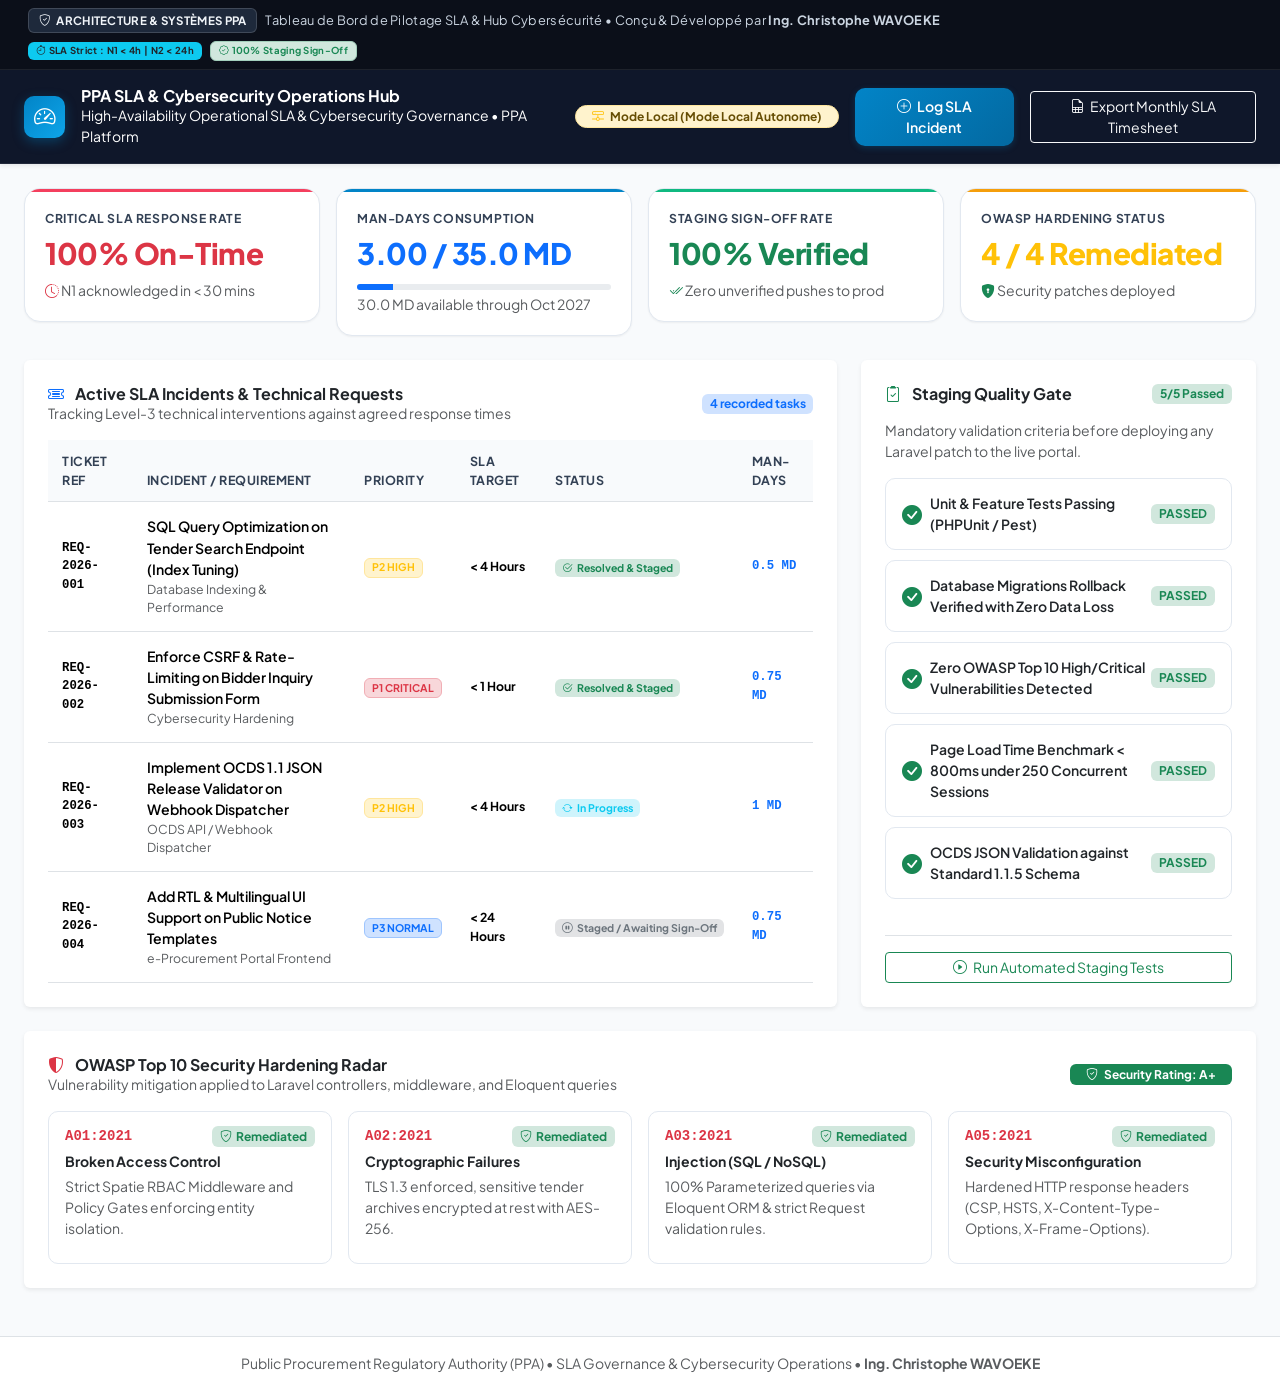
<file: projet-3/index.html>
<!DOCTYPE html>
<html lang="en">
<head>
  <meta charset="UTF-8">
  <meta name="viewport" content="width=device-width, initial-scale=1.0">
  <title>PPA SLA Incident Management, Staging Validation & Cyber Hub</title>
  
  <!-- Premium Google Fonts: Plus Jakarta Sans & JetBrains Mono -->
  <link rel="preconnect" href="https://fonts.googleapis.com">
  <link rel="preconnect" href="https://fonts.gstatic.com" crossorigin>
  <link href="https://fonts.googleapis.com/css2?family=JetBrains+Mono:wght@400;500;600;700&family=Plus+Jakarta+Sans:wght@300;400;500;600;700;800&display=swap" rel="stylesheet">

  <link href="https://cdn.jsdelivr.net/npm/bootstrap@5.3.3/dist/css/bootstrap.min.css" rel="stylesheet">
  <link href="https://cdn.jsdelivr.net/npm/bootstrap-icons@1.11.3/font/bootstrap-icons.css" rel="stylesheet">
  <link rel="stylesheet" href="css/sla-hub.css">
</head>
<body>

  <!-- Top Header Banner -->
  <div class="poc-banner py-2 px-3">
    <div class="container-fluid d-flex flex-wrap justify-content-between align-items-center gap-2">
      <div class="d-flex align-items-center gap-2">
        <span class="poc-badge"><i class="bi bi-shield-check"></i> ARCHITECTURE & SYSTÈMES PPA</span>
        <span class="d-none d-md-inline text-slate-300">
          Tableau de Bord de Pilotage SLA & Hub Cybersécurité &bull; Conçu & Développé par <strong>Ing. Christophe WAVOEKE</strong>
        </span>
      </div>
      <div class="d-flex align-items-center gap-2">
        <span class="badge bg-info text-dark px-2 py-1 fw-bold">
          <i class="bi bi-stopwatch"></i> SLA Strict : N1 &lt; 4h | N2 &lt; 24h
        </span>
        <span class="badge bg-success-subtle text-success border border-success-subtle px-2 py-1">
          <i class="bi bi-patch-check"></i> 100% Staging Sign-Off
        </span>
      </div>
    </div>
  </div>

  <!-- Hub Header -->
  <header class="hub-header py-3 shadow-sm text-white">
    <div class="container-fluid px-4 d-flex justify-content-between align-items-center">
      <div class="d-flex align-items-center">
        <div class="hub-logo-box me-3">
          <i class="bi bi-speedometer2"></i>
        </div>
        <div>
          <h1 class="h6 mb-0 fw-bold">PPA SLA & Cybersecurity Operations Hub</h1>
          <div class="small text-slate-400">High-Availability Operational SLA & Cybersecurity Governance &bull; PPA Platform</div>
        </div>
      </div>
      <div class="d-flex align-items-center gap-3">
        <div id="backend-status-pill" class="badge rounded-pill bg-dark border border-secondary text-light px-3 py-1 cursor-pointer" onclick="showBackendConfigModal()" title="Cliquer pour configurer l'URL API">
          <span id="backend-status-text"><span class="spinner-border spinner-border-sm me-1"></span> Render API: Ping...</span>
        </div>
        <button class="btn btn-cyber btn-sm" data-bs-toggle="modal" data-bs-target="#newIncidentModal">
          <i class="bi bi-plus-circle me-1"></i> Log SLA Incident
        </button>
        <button class="btn btn-outline-light btn-sm" id="btn-export-bimonthly">
          <i class="bi bi-file-earmark-spreadsheet me-1"></i> Export Monthly SLA Timesheet
        </button>
      </div>
    </div>
  </header>

  <main class="container-fluid px-4 my-4">
    <!-- Top KPI Row -->
    <div class="row g-3 mb-4">
      <div class="col-md-3">
        <div class="kpi-card kpi-danger">
          <div class="kpi-title">Critical SLA Response Rate</div>
          <div class="kpi-number text-danger">100% On-Time</div>
          <div class="small text-muted mt-1"><i class="bi bi-clock-history text-danger"></i> N1 acknowledged in &lt; 30 mins</div>
        </div>
      </div>
      <div class="col-md-3">
        <div class="kpi-card kpi-primary">
          <div class="kpi-title">Man-Days Consumption</div>
          <div class="kpi-number text-primary" id="stat-mandays-used">5.0 / 35.0 MD</div>
          <div class="progress mt-2" style="height: 6px;">
            <div class="progress-bar bg-primary" role="progressbar" style="width: 14.3%;"></div>
          </div>
          <div class="small text-muted mt-1">30.0 MD available through Oct 2027</div>
        </div>
      </div>
      <div class="col-md-3">
        <div class="kpi-card kpi-success">
          <div class="kpi-title">Staging Sign-Off Rate</div>
          <div class="kpi-number text-success">100% Verified</div>
          <div class="small text-muted mt-1"><i class="bi bi-check2-all text-success"></i> Zero unverified pushes to prod</div>
        </div>
      </div>
      <div class="col-md-3">
        <div class="kpi-card kpi-warning">
          <div class="kpi-title">OWASP Hardening Status</div>
          <div class="kpi-number text-warning">4 / 4 Remediated</div>
          <div class="small text-muted mt-1"><i class="bi bi-shield-lock-fill text-success"></i> Security patches deployed</div>
        </div>
      </div>
    </div>

    <!-- Active SLA Incidents & Incident Logger -->
    <div class="row g-4 mb-4">
      <!-- Left: Incidents Table -->
      <div class="col-lg-8">
        <div class="card border-0 shadow-sm p-4">
          <div class="d-flex justify-content-between align-items-center mb-3">
            <div>
              <h2 class="h6 fw-bold text-navy mb-0"><i class="bi bi-ticket-detailed text-primary me-2"></i> Active SLA Incidents & Technical Requests</h2>
              <div class="small text-muted">Tracking Level-3 technical interventions against agreed response times</div>
            </div>
            <span class="badge bg-primary-subtle text-primary small" id="incident-count-badge">4 active tasks</span>
          </div>

          <div class="table-responsive">
            <table class="table table-sm incidents-table align-middle mb-0">
              <thead>
                <tr>
                  <th>Ticket Ref</th>
                  <th>Incident / Requirement</th>
                  <th>Priority</th>
                  <th>SLA Target</th>
                  <th>Status</th>
                  <th>Man-Days</th>
                </tr>
              </thead>
              <tbody id="incidents-table-body">
                <!-- Injected via JS -->
              </tbody>
            </table>
          </div>
        </div>
      </div>

      <!-- Right: Pre-Deployment Checklist -->
      <div class="col-lg-4">
        <div class="card border-0 shadow-sm p-4 h-100">
          <div class="d-flex justify-content-between align-items-center mb-3">
            <h2 class="h6 fw-bold text-navy mb-0"><i class="bi bi-clipboard2-check text-success me-2"></i> Staging Quality Gate</h2>
            <span class="badge bg-success-subtle text-success small" id="gate-score-badge">5/5 Passed</span>
          </div>
          <p class="small text-muted mb-3">Mandatory validation criteria before deploying any Laravel patch to the live portal.</p>
          
          <div id="staging-checklist-container">
            <!-- Rendered by JS -->
          </div>

          <div class="mt-auto pt-3 border-top">
            <button class="btn btn-outline-success btn-sm w-100" id="btn-run-tests">
              <i class="bi bi-play-circle me-1"></i> Run Automated Staging Tests
            </button>
          </div>
        </div>
      </div>
    </div>

    <!-- Bottom Row: OWASP Top 10 Hardening Status -->
    <div class="card border-0 shadow-sm p-4">
      <div class="d-flex justify-content-between align-items-center mb-3">
        <div>
          <h2 class="h6 fw-bold text-navy mb-0"><i class="bi bi-shield-shaded text-danger me-2"></i> OWASP Top 10 Security Hardening Radar</h2>
          <div class="small text-muted">Vulnerability mitigation applied to Laravel controllers, middleware, and Eloquent queries</div>
        </div>
        <span class="badge bg-success px-3 py-1"><i class="bi bi-shield-check me-1"></i> Security Rating: A+</span>
      </div>

      <div class="row g-3" id="owasp-cards-container">
        <!-- Rendered by JS -->
      </div>
    </div>
  </main>

  <!-- Modal New Incident -->
  <div class="modal fade" id="newIncidentModal" tabindex="-1" aria-hidden="true">
    <div class="modal-dialog">
      <div class="modal-content border-0 shadow-lg">
        <div class="modal-header bg-navy text-white">
          <h5 class="modal-title h6 fw-bold"><i class="bi bi-plus-circle me-2"></i> Log Technical Assistance Incident</h5>
          <button type="button" class="btn-close btn-close-white" data-bs-dismiss="modal"></button>
        </div>
        <div class="modal-body">
          <form id="form-new-incident">
            <div class="mb-3">
              <label class="form-label small fw-semibold">Requirement Title / Issue Description</label>
              <input type="text" id="inc-title" class="form-control form-control-sm" required placeholder="e.g. Optimize tender attachment download speed">
            </div>
            <div class="row g-2 mb-3">
              <div class="col-md-6">
                <label class="form-label small fw-semibold">Severity Priority</label>
                <select id="inc-priority" class="form-select form-select-sm">
                  <option value="P1_CRITICAL">P1 - Critical (SLA &lt; 1h)</option>
                  <option value="P2_HIGH" selected>P2 - High (SLA &lt; 4h)</option>
                  <option value="P3_NORMAL">P3 - Normal (SLA &lt; 24h)</option>
                </select>
              </div>
              <div class="col-md-6">
                <label class="form-label small fw-semibold">Estimated Man-Days</label>
                <input type="number" id="inc-md" class="form-control form-control-sm" value="0.5" step="0.25" min="0.25" max="5">
              </div>
            </div>
            <div class="mb-3">
              <label class="form-label small fw-semibold">Affected Subsystem</label>
              <select id="inc-subsystem" class="form-select form-select-sm">
                <option value="e-Procurement Portal Frontend">e-Procurement Portal Frontend</option>
                <option value="Entities & RBAC Module">Entities & RBAC Module</option>
                <option value="OCDS API / Webhook Dispatcher">OCDS API / Webhook Dispatcher</option>
                <option value="Database Indexing & Performance">Database Indexing & Performance</option>
              </select>
            </div>
            <button type="submit" class="btn btn-cyber btn-sm w-100">Record in SLA Log</button>
          </form>
        </div>
      </div>
    </div>
  </div>

  <footer class="bg-white border-top py-3 mt-5">
    <div class="container-fluid px-4 text-center text-muted small">
      Public Procurement Regulatory Authority (PPA) &bull; SLA Governance & Cybersecurity Operations &bull; <strong>Ing. Christophe WAVOEKE</strong>
    </div>
  </footer>

  <script src="https://cdn.jsdelivr.net/npm/bootstrap@5.3.3/dist/js/bootstrap.bundle.min.js"></script>
  <script src="js/api-client.js"></script>
  <script src="js/sla-hub.js"></script>
</body>
</html>
</file>
<file: projet-1/css/ppa-portal.css>
:root {
  --font-main: 'Plus Jakarta Sans', -apple-system, BlinkMacSystemFont, "Segoe UI", Roboto, sans-serif;
  --font-mono: 'JetBrains Mono', monospace;
  
  --primary-900: #0f172a;
  --primary-800: #1e293b;
  --primary-700: #334155;
  --primary-600: #475569;
  
  --brand-blue: #2563eb;
  --brand-blue-hover: #1d4ed8;
  --brand-blue-light: #eff6ff;
  --brand-blue-border: #bfdbfe;
  
  --accent-cyan: #06b6d4;
  --accent-emerald: #10b981;
  --accent-amber: #f59e0b;
  --accent-purple: #8b5cf6;
  
  --surface-bg: #f8fafc;
  --surface-card: #ffffff;
  --surface-border: #e2e8f0;
  
  --text-primary: #0f172a;
  --text-secondary: #475569;
  --text-muted: #64748b;
  
  --shadow-sm: 0 1px 2px 0 rgba(0, 0, 0, 0.05);
  --shadow-md: 0 4px 6px -1px rgba(0, 0, 0, 0.08), 0 2px 4px -2px rgba(0, 0, 0, 0.05);
  --shadow-lg: 0 10px 15px -3px rgba(0, 0, 0, 0.08), 0 4px 6px -4px rgba(0, 0, 0, 0.04);
  --shadow-xl: 0 20px 25px -5px rgba(0, 0, 0, 0.08), 0 8px 10px -6px rgba(0, 0, 0, 0.04);
  --shadow-glow: 0 0 20px rgba(37, 99, 235, 0.15);
  
  --radius-sm: 6px;
  --radius-md: 10px;
  --radius-lg: 16px;
  --radius-xl: 24px;
}

body {
  font-family: var(--font-main);
  background-color: var(--surface-bg);
  color: var(--text-primary);
  line-height: 1.6;
  -webkit-font-smoothing: antialiased;
}

/* Proof of Concept Bar */
.poc-banner {
  background: #0b0f19;
  border-bottom: 1px solid rgba(255, 255, 255, 0.08);
  color: #cbd5e1;
  font-size: 0.8rem;
  letter-spacing: 0.3px;
}

.poc-badge {
  background: #1e293b;
  color: #f1f5f9;
  border: 1px solid rgba(255, 255, 255, 0.15);
  font-weight: 700;
  font-size: 0.72rem;
  padding: 3px 10px;
  border-radius: 6px;
  display: inline-flex;
  align-items: center;
  gap: 5px;
}

/* Accessibility bar */
.accessibility-bar {
  background-color: #0b1120;
  color: #94a3b8;
  font-size: 0.82rem;
}

/* Navbar */
.ppa-navbar {
  background: rgba(255, 255, 255, 0.95);
  backdrop-filter: blur(16px);
  -webkit-backdrop-filter: blur(16px);
  border-bottom: 1px solid var(--surface-border);
  position: sticky;
  top: 0;
  z-index: 1030;
  transition: all 0.2s ease;
}

.brand-icon-box {
  width: 44px;
  height: 44px;
  border-radius: var(--radius-md);
  background: linear-gradient(135deg, #1e3a8a 0%, #2563eb 100%);
  color: #ffffff;
  display: flex;
  align-items: center;
  justify-content: center;
  font-size: 1.35rem;
  box-shadow: 0 4px 12px rgba(37, 99, 235, 0.25);
}

.brand-title {
  font-weight: 800;
  font-size: 1.25rem;
  letter-spacing: -0.5px;
  color: var(--primary-900);
}

.brand-subtitle {
  font-size: 0.78rem;
  color: var(--text-muted);
  font-weight: 500;
  letter-spacing: 0.2px;
}

/* Hero Section */
.hero-section {
  background: radial-gradient(circle at 10% 20%, rgba(37, 99, 235, 0.04) 0%, rgba(248, 250, 252, 1) 80%);
  border-bottom: 1px solid var(--surface-border);
  position: relative;
  overflow: hidden;
}

.hero-section::before {
  content: "";
  position: absolute;
  top: -50%;
  right: -20%;
  width: 600px;
  height: 600px;
  background: radial-gradient(circle, rgba(99, 102, 241, 0.06) 0%, transparent 70%);
  pointer-events: none;
}

.hero-title {
  font-weight: 800;
  font-size: 2.15rem;
  letter-spacing: -0.8px;
  color: var(--primary-900);
  line-height: 1.25;
}

.hero-highlight {
  background: linear-gradient(135deg, #1e40af 0%, #3b82f6 100%);
  -webkit-background-clip: text;
  -webkit-text-fill-color: transparent;
}

.kpi-card-hero {
  background: #ffffff;
  border: 1px solid rgba(226, 232, 240, 0.8);
  border-radius: var(--radius-lg);
  padding: 18px;
  box-shadow: var(--shadow-md);
  transition: transform 0.2s ease, box-shadow 0.2s ease;
}

.kpi-card-hero:hover {
  transform: translateY(-2px);
  box-shadow: var(--shadow-lg);
}

/* Search Card */
.search-card {
  background: #ffffff;
  border: 1px solid var(--surface-border);
  border-radius: var(--radius-lg);
  box-shadow: var(--shadow-sm);
  padding: 24px;
  margin-bottom: 30px;
}

.form-control, .form-select {
  font-family: var(--font-main);
  border-radius: var(--radius-md);
  border: 1px solid #cbd5e1;
  padding: 10px 14px;
  font-size: 0.9rem;
  transition: all 0.15s ease;
}

.form-control:focus, .form-select:focus {
  border-color: var(--brand-blue);
  box-shadow: 0 0 0 3px rgba(37, 99, 235, 0.12);
}

/* Tender Card */
.tender-card {
  background: #ffffff;
  border: 1px solid var(--surface-border);
  border-radius: var(--radius-lg);
  box-shadow: var(--shadow-sm);
  padding: 24px;
  margin-bottom: 18px;
  transition: all 0.2s cubic-bezier(0.16, 1, 0.3, 1);
  position: relative;
  overflow: hidden;
}

.tender-card::before {
  content: "";
  position: absolute;
  top: 0;
  left: 0;
  bottom: 0;
  width: 4px;
  background: var(--brand-blue);
  opacity: 0;
  transition: opacity 0.2s ease;
}

.tender-card:hover {
  border-color: #cbd5e1;
  transform: translateY(-3px);
  box-shadow: var(--shadow-lg);
}

.tender-card:hover::before {
  opacity: 1;
}

.tender-ref {
  font-family: var(--font-mono);
  font-size: 0.82rem;
  font-weight: 600;
  background: #f1f5f9;
  color: var(--primary-700);
  padding: 3px 8px;
  border-radius: var(--radius-sm);
  display: inline-block;
}

.tender-title {
  font-weight: 700;
  font-size: 1.15rem;
  color: var(--primary-900);
  line-height: 1.35;
  margin-top: 6px;
  margin-bottom: 8px;
}

.tender-entity {
  font-size: 0.86rem;
  color: var(--text-secondary);
  display: flex;
  align-items: center;
  gap: 6px;
  margin-bottom: 12px;
}

.tender-desc {
  font-size: 0.9rem;
  color: var(--text-muted);
  line-height: 1.55;
  margin-bottom: 16px;
}

.tender-meta-item {
  display: flex;
  flex-direction: column;
}

.tender-meta-label {
  font-size: 0.72rem;
  text-transform: uppercase;
  letter-spacing: 0.5px;
  color: var(--text-muted);
  font-weight: 600;
  margin-bottom: 2px;
}

.tender-meta-val {
  font-weight: 700;
  font-size: 0.95rem;
  color: var(--primary-900);
}

/* Badge Styles */
.badge-ocds {
  background: #ecfdf5;
  color: #065f46;
  border: 1px solid #a7f3d0;
  font-family: var(--font-mono);
  font-weight: 600;
  font-size: 0.75rem;
  padding: 4px 8px;
  border-radius: 9999px;
  display: inline-flex;
  align-items: center;
  gap: 4px;
}

.badge-status-active {
  background: #eff6ff;
  color: #1e40af;
  border: 1px solid #bfdbfe;
  font-weight: 600;
  font-size: 0.75rem;
  padding: 4px 10px;
  border-radius: 9999px;
}

.badge-category {
  background: #f8fafc;
  color: #475569;
  border: 1px solid #e2e8f0;
  font-weight: 600;
  font-size: 0.75rem;
  padding: 4px 10px;
  border-radius: 9999px;
}

/* Buttons */
.btn-primary-ppa {
  background: linear-gradient(135deg, #1d4ed8 0%, #2563eb 100%);
  color: #ffffff;
  border: none;
  font-weight: 600;
  font-size: 0.88rem;
  border-radius: var(--radius-md);
  padding: 9px 18px;
  box-shadow: 0 2px 6px rgba(37, 99, 235, 0.25);
  transition: all 0.2s ease;
}

.btn-primary-ppa:hover {
  background: linear-gradient(135deg, #1e40af 0%, #1d4ed8 100%);
  color: #ffffff;
  box-shadow: 0 4px 12px rgba(37, 99, 235, 0.35);
  transform: translateY(-1px);
}

.btn-outline-ppa {
  background: #ffffff;
  border: 1px solid #cbd5e1;
  color: var(--primary-700);
  font-weight: 600;
  font-size: 0.85rem;
  border-radius: var(--radius-md);
  padding: 8px 16px;
  transition: all 0.15s ease;
}

.btn-outline-ppa:hover {
  border-color: var(--brand-blue);
  color: var(--brand-blue);
  background: var(--brand-blue-light);
}

/* High Contrast Mode */
body.high-contrast {
  background-color: #000000 !important;
  color: #ffffff !important;
}

body.high-contrast .tender-card,
body.high-contrast .search-card,
body.high-contrast .kpi-card-hero,
body.high-contrast .ppa-navbar,
body.high-contrast .hero-section {
  background-color: #121212 !important;
  color: #ffffff !important;
  border: 2px solid #ffff00 !important;
}

body.high-contrast .hero-title,
body.high-contrast .tender-title,
body.high-contrast .brand-title,
body.high-contrast .tender-meta-val {
  color: #ffff00 !important;
}

body.high-contrast .tender-desc,
body.high-contrast .text-muted,
body.high-contrast .brand-subtitle,
body.high-contrast .tender-entity {
  color: #e5e5e5 !important;
}

body.high-contrast a,
body.high-contrast .btn-primary-ppa {
  background: #ffff00 !important;
  color: #000000 !important;
  border-color: #ffff00 !important;
}
</file>
<file: projet-2/css/entities-style.css>
:root {
  --font-main: 'Plus Jakarta Sans', -apple-system, BlinkMacSystemFont, "Segoe UI", Roboto, sans-serif;
  --font-mono: 'JetBrains Mono', monospace;
  
  --primary-950: #0b0f19;
  --primary-900: #0f172a;
  --primary-850: #172033;
  --primary-800: #1e293b;
  --primary-700: #334155;
  
  --brand-indigo: #4f46e5;
  --brand-indigo-hover: #4338ca;
  --brand-blue: #2563eb;
  
  --success-emerald: #10b981;
  --warning-amber: #f59e0b;
  --danger-rose: #f43f5e;
  --purple-violet: #8b5cf6;
  
  --surface-bg: #f8fafc;
  --surface-card: #ffffff;
  --surface-border: #e2e8f0;
  
  --radius-sm: 6px;
  --radius-md: 10px;
  --radius-lg: 16px;
  --radius-xl: 20px;
  
  --shadow-sm: 0 1px 2px 0 rgba(0, 0, 0, 0.05);
  --shadow-md: 0 4px 6px -1px rgba(0, 0, 0, 0.07), 0 2px 4px -2px rgba(0, 0, 0, 0.04);
  --shadow-lg: 0 10px 15px -3px rgba(0, 0, 0, 0.08), 0 4px 6px -4px rgba(0, 0, 0, 0.04);
}

body {
  font-family: var(--font-main);
  background-color: var(--surface-bg);
  color: var(--primary-900);
  -webkit-font-smoothing: antialiased;
}

/* Proof of Concept Bar */
.poc-banner {
  background: #0b0f19;
  border-bottom: 1px solid rgba(255, 255, 255, 0.08);
  color: #cbd5e1;
  font-size: 0.8rem;
  letter-spacing: 0.3px;
}

.poc-badge {
  background: #1e293b;
  color: #f1f5f9;
  border: 1px solid rgba(255, 255, 255, 0.15);
  font-weight: 700;
  font-size: 0.72rem;
  padding: 3px 10px;
  border-radius: 6px;
  display: inline-flex;
  align-items: center;
  gap: 5px;
}

/* Enterprise Header Navbar */
.admin-navbar {
  background: var(--primary-900);
  border-bottom: 1px solid rgba(255, 255, 255, 0.08);
}

.brand-badge-box {
  width: 40px;
  height: 40px;
  border-radius: var(--radius-md);
  background: linear-gradient(135deg, #4f46e5 0%, #2563eb 100%);
  color: #ffffff;
  display: flex;
  align-items: center;
  justify-content: center;
  font-size: 1.25rem;
  box-shadow: 0 4px 12px rgba(79, 70, 229, 0.3);
}

/* KPI Cards */
.metric-card {
  background: #ffffff;
  border: 1px solid var(--surface-border);
  border-radius: var(--radius-lg);
  padding: 20px;
  box-shadow: var(--shadow-sm);
  transition: all 0.2s ease;
  position: relative;
  overflow: hidden;
}

.metric-card:hover {
  transform: translateY(-2px);
  box-shadow: var(--shadow-md);
}

.metric-card::before {
  content: "";
  position: absolute;
  top: 0;
  left: 0;
  right: 0;
  height: 3px;
}

.metric-card.border-kpi-primary::before { background: var(--brand-indigo); }
.metric-card.border-kpi-success::before { background: var(--success-emerald); }
.metric-card.border-kpi-warning::before { background: var(--warning-amber); }
.metric-card.border-kpi-danger::before { background: var(--danger-rose); }

.metric-label {
  font-size: 0.76rem;
  font-weight: 700;
  text-transform: uppercase;
  letter-spacing: 0.6px;
  color: var(--primary-700);
  margin-bottom: 4px;
}

.metric-val {
  font-weight: 800;
  font-size: 1.9rem;
  letter-spacing: -0.5px;
  color: var(--primary-900);
}

/* Entity Cards in List */
.entity-row-card {
  background: #ffffff;
  border: 1px solid var(--surface-border);
  border-radius: var(--radius-md);
  padding: 18px 20px;
  margin-bottom: 12px;
  transition: all 0.2s ease;
}

.entity-row-card:hover {
  border-color: #cbd5e1;
  box-shadow: var(--shadow-md);
  transform: translateX(3px);
}

.entity-code-badge {
  font-family: var(--font-mono);
  font-size: 0.78rem;
  font-weight: 600;
  background: #f1f5f9;
  color: var(--primary-800);
  padding: 3px 8px;
  border-radius: var(--radius-sm);
}

.entity-name-title {
  font-weight: 700;
  font-size: 1.05rem;
  color: var(--primary-900);
  margin-top: 4px;
  margin-bottom: 4px;
}

/* Permissions Matrix */
.perm-matrix-table {
  font-size: 0.86rem;
}

.perm-matrix-table th {
  background: #f8fafc;
  color: var(--primary-700);
  font-weight: 700;
  font-size: 0.78rem;
  text-transform: uppercase;
  letter-spacing: 0.5px;
  padding: 12px 14px;
}

.perm-matrix-table td {
  padding: 12px 14px;
  vertical-align: middle;
}

/* Audit Log Terminal Style */
.audit-terminal {
  background: #0f172a;
  border-radius: var(--radius-lg);
  color: #e2e8f0;
  font-family: var(--font-mono);
  font-size: 0.82rem;
  padding: 16px;
  max-height: 450px;
  overflow-y: auto;
  border: 1px solid #1e293b;
}

.audit-terminal-header {
  border-bottom: 1px solid #1e293b;
  padding-bottom: 10px;
  margin-bottom: 12px;
  display: flex;
  justify-content: space-between;
  align-items: center;
}

.audit-entry {
  padding: 6px 0;
  border-bottom: 1px dashed rgba(255, 255, 255, 0.08);
  line-height: 1.45;
}

.audit-time {
  color: #64748b;
  margin-right: 8px;
}

.audit-action {
  color: #38bdf8;
  font-weight: 600;
}

.audit-user {
  color: #a78bfa;
}

/* Buttons */
.btn-indigo {
  background: linear-gradient(135deg, #4f46e5 0%, #4338ca 100%);
  color: #ffffff;
  border: none;
  font-weight: 600;
  border-radius: var(--radius-md);
  padding: 8px 16px;
  box-shadow: 0 2px 6px rgba(79, 70, 229, 0.25);
  transition: all 0.2s ease;
}

.btn-indigo:hover {
  background: linear-gradient(135deg, #4338ca 0%, #3730a3 100%);
  color: #ffffff;
  transform: translateY(-1px);
}
</file>
<file: projet-3/css/sla-hub.css>
:root {
  --font-main: 'Plus Jakarta Sans', -apple-system, BlinkMacSystemFont, "Segoe UI", Roboto, sans-serif;
  --font-mono: 'JetBrains Mono', monospace;
  
  --primary-950: #0a0f1d;
  --primary-900: #0f172a;
  --primary-800: #1e293b;
  --primary-700: #334155;
  
  --cyber-blue: #0284c7;
  --cyber-teal: #0d9488;
  --cyber-cyan: #06b6d4;
  --cyber-violet: #7c3aed;
  
  --accent-emerald: #10b981;
  --accent-amber: #f59e0b;
  --accent-rose: #f43f5e;
  
  --surface-bg: #f8fafc;
  --surface-card: #ffffff;
  --surface-border: #e2e8f0;
  
  --radius-sm: 6px;
  --radius-md: 10px;
  --radius-lg: 16px;
  --radius-xl: 20px;
  
  --shadow-sm: 0 1px 2px 0 rgba(0, 0, 0, 0.05);
  --shadow-md: 0 4px 6px -1px rgba(0, 0, 0, 0.07), 0 2px 4px -2px rgba(0, 0, 0, 0.04);
  --shadow-lg: 0 10px 15px -3px rgba(0, 0, 0, 0.08), 0 4px 6px -4px rgba(0, 0, 0, 0.04);
}

body {
  font-family: var(--font-main);
  background-color: var(--surface-bg);
  color: var(--primary-900);
  -webkit-font-smoothing: antialiased;
}

/* Proof of Concept Bar */
.poc-banner {
  background: #0b0f19;
  border-bottom: 1px solid rgba(255, 255, 255, 0.08);
  color: #cbd5e1;
  font-size: 0.8rem;
  letter-spacing: 0.3px;
}

.poc-badge {
  background: #1e293b;
  color: #f1f5f9;
  border: 1px solid rgba(255, 255, 255, 0.15);
  font-weight: 700;
  font-size: 0.72rem;
  padding: 3px 10px;
  border-radius: 6px;
  display: inline-flex;
  align-items: center;
  gap: 5px;
}

/* Header */
.hub-header {
  background: var(--primary-900);
  border-bottom: 1px solid rgba(255, 255, 255, 0.08);
}

.hub-logo-box {
  width: 42px;
  height: 42px;
  border-radius: var(--radius-md);
  background: linear-gradient(135deg, #0284c7 0%, #0ea5e9 100%);
  color: #ffffff;
  display: flex;
  align-items: center;
  justify-content: center;
  font-size: 1.35rem;
  box-shadow: 0 4px 12px rgba(2, 132, 199, 0.35);
}

/* KPI Cards */
.kpi-card {
  background: #ffffff;
  border: 1px solid var(--surface-border);
  border-radius: var(--radius-lg);
  padding: 20px;
  box-shadow: var(--shadow-sm);
  transition: all 0.2s ease;
  position: relative;
  overflow: hidden;
}

.kpi-card:hover {
  transform: translateY(-2px);
  box-shadow: var(--shadow-md);
}

.kpi-card::before {
  content: "";
  position: absolute;
  top: 0;
  left: 0;
  right: 0;
  height: 3px;
}

.kpi-card.kpi-danger::before { background: var(--accent-rose); }
.kpi-card.kpi-primary::before { background: var(--cyber-blue); }
.kpi-card.kpi-success::before { background: var(--accent-emerald); }
.kpi-card.kpi-warning::before { background: var(--accent-amber); }

.kpi-title {
  font-size: 0.76rem;
  font-weight: 700;
  text-transform: uppercase;
  letter-spacing: 0.6px;
  color: var(--primary-700);
  margin-bottom: 4px;
}

.kpi-number {
  font-weight: 800;
  font-size: 1.85rem;
  letter-spacing: -0.5px;
  color: var(--primary-900);
}

/* Table */
.incidents-table {
  font-size: 0.88rem;
}

.incidents-table th {
  background: #f8fafc;
  color: var(--primary-700);
  font-weight: 700;
  font-size: 0.78rem;
  text-transform: uppercase;
  letter-spacing: 0.5px;
  padding: 12px 14px;
}

.incidents-table td {
  padding: 14px;
  vertical-align: middle;
}

/* Checklist Item */
.checklist-box {
  background: #ffffff;
  border: 1px solid var(--surface-border);
  border-radius: var(--radius-md);
  padding: 14px 16px;
  margin-bottom: 10px;
  transition: background 0.15s ease;
}

.checklist-box:hover {
  background: #f8fafc;
}

/* OWASP Item Card */
.owasp-card {
  background: #ffffff;
  border: 1px solid var(--surface-border);
  border-radius: var(--radius-md);
  padding: 14px 16px;
  margin-bottom: 10px;
}

/* Buttons */
.btn-cyber {
  background: linear-gradient(135deg, #0284c7 0%, #0369a1 100%);
  color: #ffffff;
  border: none;
  font-weight: 600;
  font-size: 0.88rem;
  border-radius: var(--radius-md);
  padding: 8px 16px;
  box-shadow: 0 2px 6px rgba(2, 132, 199, 0.25);
  transition: all 0.2s ease;
}

.btn-cyber:hover {
  background: linear-gradient(135deg, #0369a1 0%, #075985 100%);
  color: #ffffff;
  transform: translateY(-1px);
}
</file>
